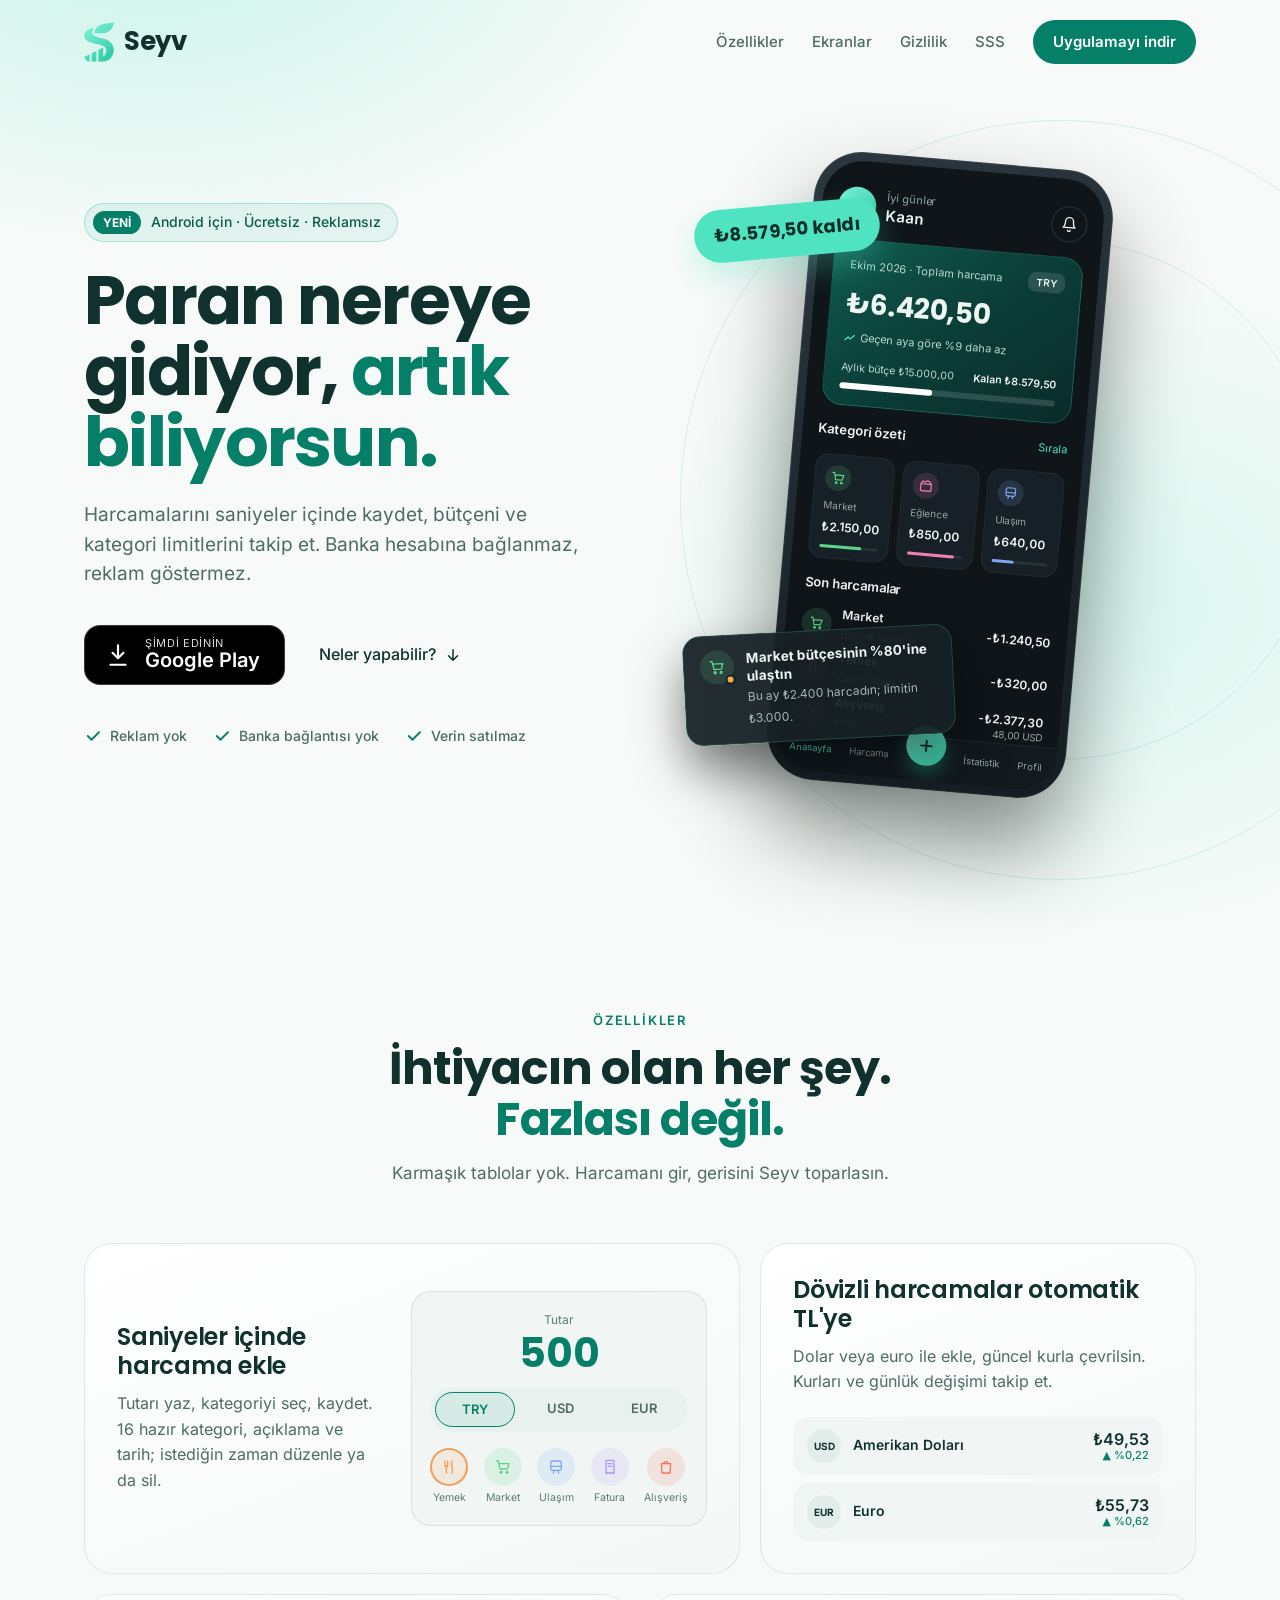
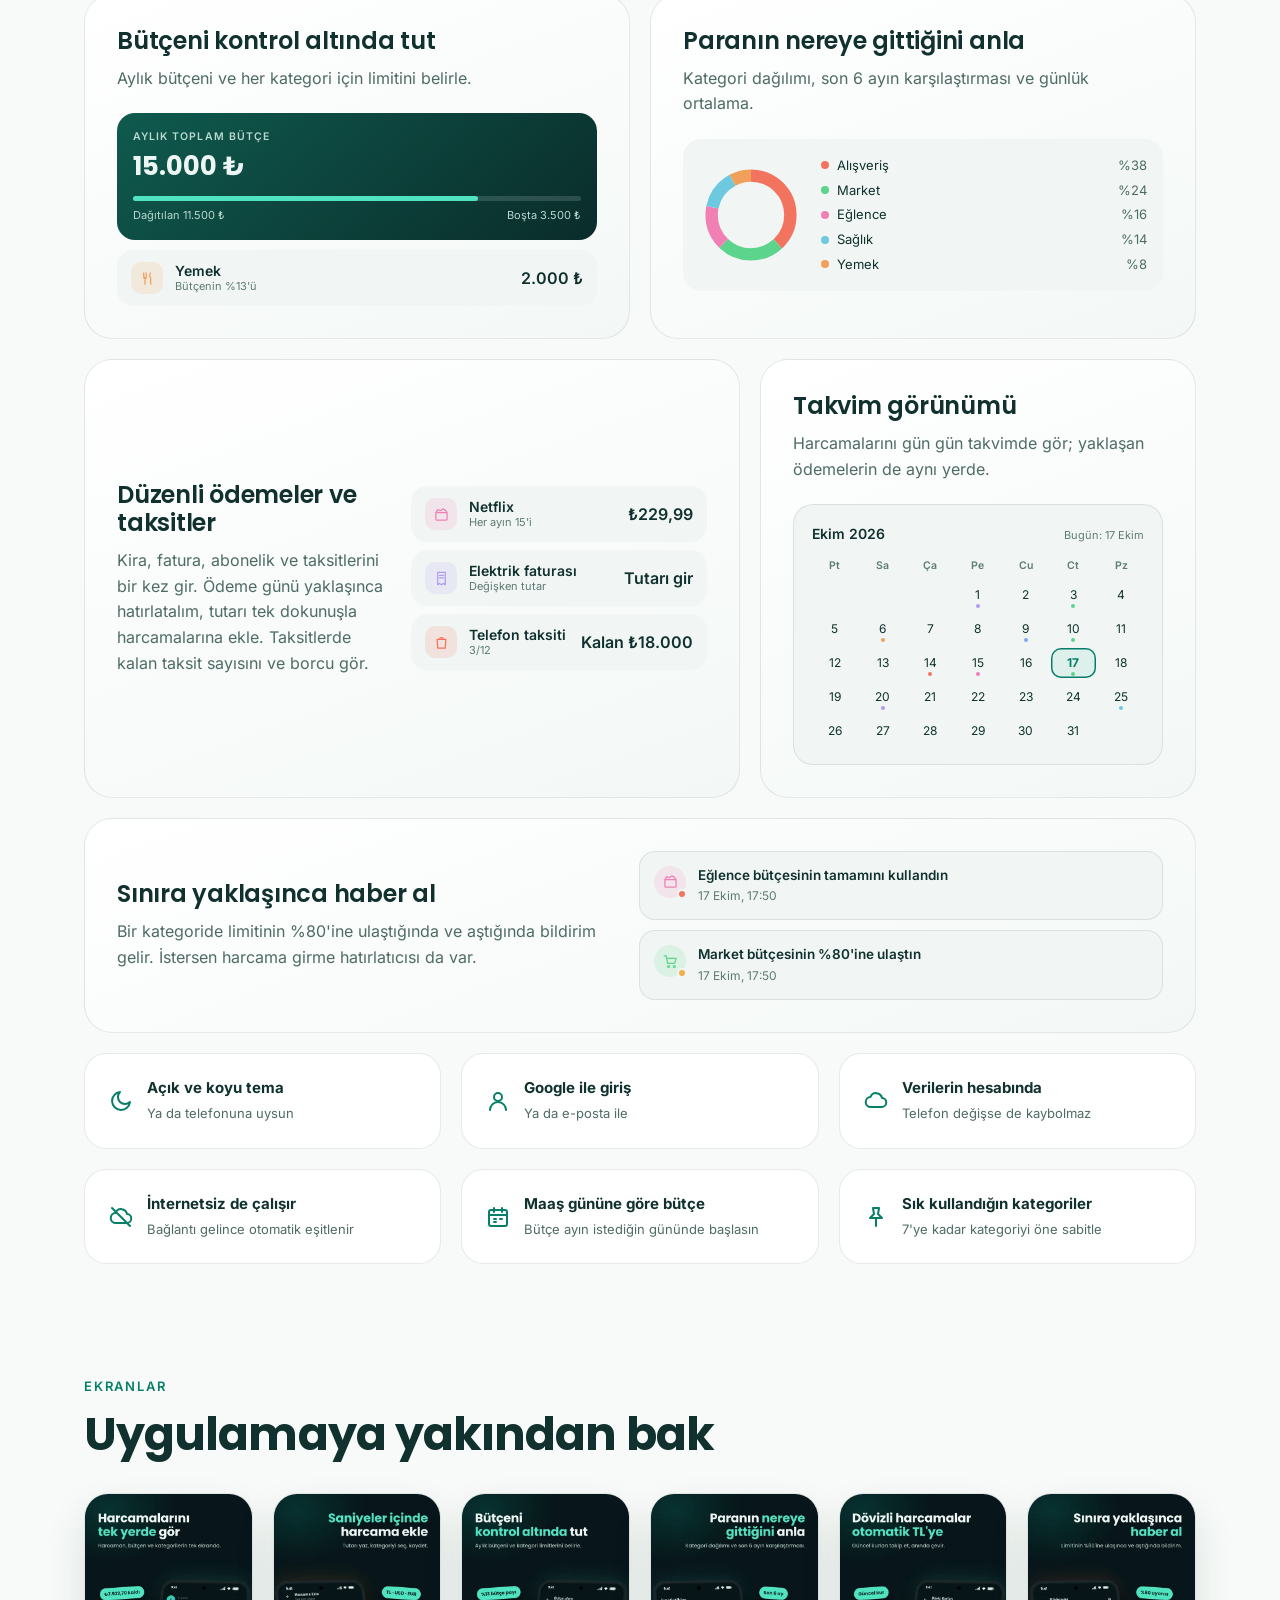
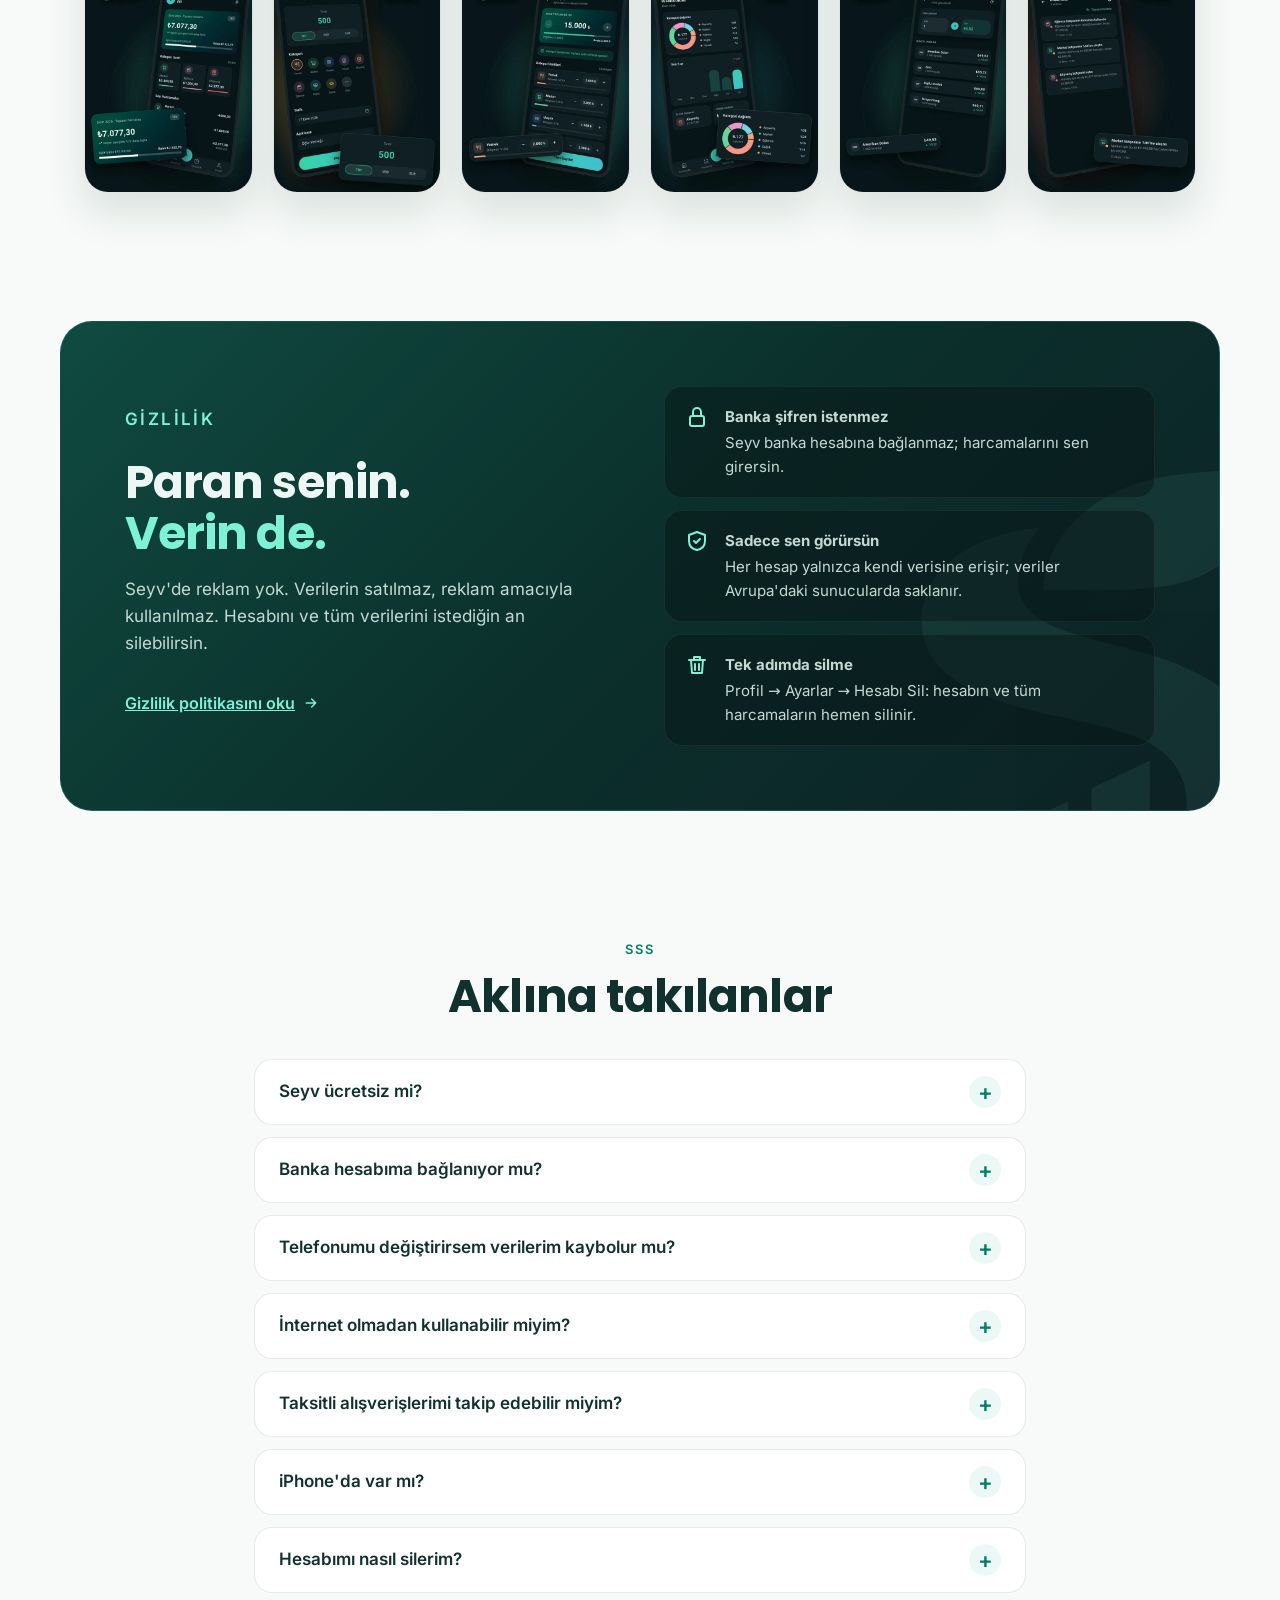
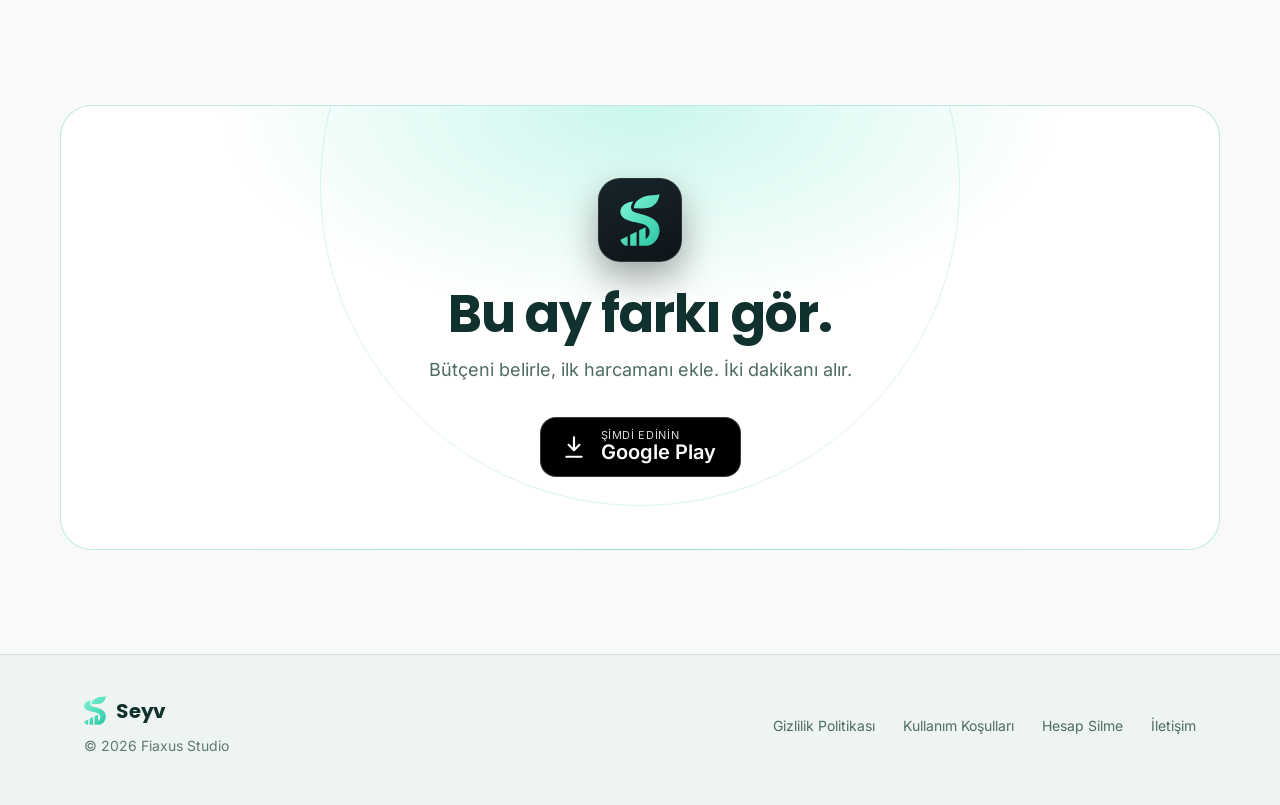
<file: index.html>
<!doctype html>
<html lang="tr">
<head>
  <meta charset="utf-8">
  <meta name="viewport" content="width=device-width, initial-scale=1">
  <title>Seyv – Bütçe Asistanın</title>
  <meta name="description" content="Seyv ile harcamalarını kaydet, aylık bütçeni, düzenli ödemelerini ve taksitlerini takip et. Ücretsiz, reklamsız, banka bağlantısı gerektirmez. Android için.">
  <meta name="theme-color" content="#0E1418" media="(prefers-color-scheme: dark)">
  <meta name="theme-color" content="#F7FAF8" media="(prefers-color-scheme: light)">

  <!-- Yayın adresi belli olunca (seyv.app) canonical, og:url ve og:image adreslerini güncelle. -->
  <link rel="canonical" href="https://fiaxus.github.io/seyv-web/">
  <meta property="og:type" content="website">
  <meta property="og:locale" content="tr_TR">
  <meta property="og:site_name" content="Seyv">
  <meta property="og:title" content="Seyv – Bütçe Asistanın">
  <meta property="og:description" content="Harcamalarını kaydet, bütçeni, düzenli ödemelerini ve taksitlerini kontrol et.">
  <meta property="og:url" content="https://fiaxus.github.io/seyv-web/">
  <meta property="og:image" content="https://fiaxus.github.io/seyv-web/img/og-image.png">
  <meta property="og:image:width" content="1200">
  <meta property="og:image:height" content="630">
  <meta name="twitter:card" content="summary_large_image">

  <link rel="icon" href="img/favicon.svg" type="image/svg+xml">
  <link rel="icon" href="img/favicon-32.png" sizes="32x32" type="image/png">
  <link rel="apple-touch-icon" href="img/apple-touch-icon.png">

  <link rel="preload" href="fonts/poppins-700-latin.woff2" as="font" type="font/woff2" crossorigin>
  <link rel="stylesheet" href="css/fonts.css">
  <link rel="stylesheet" href="css/style.css">
  <script>if ('IntersectionObserver' in window && !matchMedia('(prefers-reduced-motion: reduce)').matches) { document.documentElement.classList.add('js'); setTimeout(function () { if (!window.__seyvReveal) document.documentElement.classList.remove('js'); }, 3000); }</script>

  <script type="application/ld+json">
  {
    "@context": "https://schema.org",
    "@type": "MobileApplication",
    "name": "Seyv",
    "operatingSystem": "Android",
    "applicationCategory": "FinanceApplication",
    "inLanguage": "tr",
    "offers": { "@type": "Offer", "price": "0", "priceCurrency": "TRY" },
    "author": { "@type": "Organization", "name": "Fiaxus Studio", "email": "fiaxusstudio@gmail.com" }
  }
  </script>
</head>
<body>

<!-- İkon kütüphanesi (bir kez tanımlanır, <use> ile kullanılır) -->
<svg width="0" height="0" style="position:absolute" aria-hidden="true" focusable="false">
  <defs>
    <linearGradient id="g-mint" x1="0.15" y1="0" x2="0.85" y2="1"><stop offset="0" stop-color="#7DF2D6"/><stop offset="1" stop-color="#2FC9A6"/></linearGradient>
  </defs>
  <symbol id="i-logo" viewBox="170 82 720 944"><path d="M 412 218 C 300 226 178 285 174 400 C 170 515 290 565 450 597 C 560 620 625 638 660 670 C 722 722 730 830 632 905 L 632 1022 L 645 1022 C 738 1022 864 948 885 760 C 886 610 800 530 650 478 C 570 455 500 440 448 420 C 380 395 358 350 370 300 C 377 262 395 236 412 218 Z M 418 342 C 424 222 540 124 700 110 C 780 103 845 98 884 86 C 870 200 812 300 690 330 C 610 348 520 344 418 342 Z M 515 1022 L 515 742 L 632 686 L 632 1022 Z M 352 1022 L 352 822 L 468 768 L 468 1022 Z M 174 912 L 305 848 L 305 1022 L 268 1022 C 225 1004 190 962 174 912 Z"/></symbol>
  <symbol id="i-check" viewBox="0 0 24 24" fill="none" stroke="currentColor" stroke-width="2.4" stroke-linecap="round" stroke-linejoin="round"><path d="M5 12l5 5L20 7"/></symbol>
  <symbol id="i-down" viewBox="0 0 24 24" fill="none" stroke="currentColor" stroke-width="2" stroke-linecap="round" stroke-linejoin="round"><path d="M12 5v14M6 13l6 6 6-6"/></symbol>
  <symbol id="i-arrow" viewBox="0 0 24 24" fill="none" stroke="currentColor" stroke-width="2.2" stroke-linecap="round" stroke-linejoin="round"><path d="M5 12h14M13 6l6 6-6 6"/></symbol>
  <symbol id="i-download" viewBox="0 0 24 24" fill="none" stroke="currentColor" stroke-width="2" stroke-linecap="round" stroke-linejoin="round"><path d="M12 3v12M7 10l5 5 5-5"/><path d="M5 21h14"/></symbol>
  <symbol id="i-bell" viewBox="0 0 24 24" fill="none" stroke="currentColor" stroke-width="2" stroke-linecap="round" stroke-linejoin="round"><path d="M6 8a6 6 0 0112 0c0 7 3 9 3 9H3s3-2 3-9"/><path d="M10 21a2 2 0 004 0"/></symbol>
  <symbol id="i-trend" viewBox="0 0 24 24" fill="none" stroke="currentColor" stroke-width="2.4" stroke-linecap="round" stroke-linejoin="round"><path d="M3 17l6-6 4 4 8-8"/></symbol>
  <symbol id="i-plus" viewBox="0 0 24 24" fill="none" stroke="currentColor" stroke-width="2.6" stroke-linecap="round"><path d="M12 5v14M5 12h14"/></symbol>
  <symbol id="i-cart" viewBox="0 0 24 24" fill="none" stroke="currentColor" stroke-width="2" stroke-linecap="round" stroke-linejoin="round"><circle cx="9" cy="20" r="1.5"/><circle cx="18" cy="20" r="1.5"/><path d="M2 3h3l2.5 12h11L21 7H6"/></symbol>
  <symbol id="i-film" viewBox="0 0 24 24" fill="none" stroke="currentColor" stroke-width="2" stroke-linecap="round" stroke-linejoin="round"><rect x="3" y="9" width="18" height="12" rx="2"/><path d="M3 9l3-5 4 2 4-3 4 2 3 4"/></symbol>
  <symbol id="i-bus" viewBox="0 0 24 24" fill="none" stroke="currentColor" stroke-width="2" stroke-linecap="round" stroke-linejoin="round"><rect x="4" y="3" width="16" height="14" rx="3"/><path d="M4 11h16M8 21l1-4M16 21l-1-4"/></symbol>
  <symbol id="i-food" viewBox="0 0 24 24" fill="none" stroke="currentColor" stroke-width="2" stroke-linecap="round"><path d="M6 3v7a2 2 0 004 0V3M8 10v11M17 3c-2 2-2 6 0 8v10"/></symbol>
  <symbol id="i-bag" viewBox="0 0 24 24" fill="none" stroke="currentColor" stroke-width="2" stroke-linecap="round" stroke-linejoin="round"><path d="M5 7h14l-1 14H6L5 7z"/><path d="M9 7a3 3 0 016 0"/></symbol>
  <symbol id="i-receipt" viewBox="0 0 24 24" fill="none" stroke="currentColor" stroke-width="2" stroke-linecap="round" stroke-linejoin="round"><path d="M6 2h12v20l-3-2-3 2-3-2-3 2V2z"/><path d="M9 7h6M9 11h6"/></symbol>
  <symbol id="i-moon" viewBox="0 0 24 24" fill="none" stroke="currentColor" stroke-width="2" stroke-linecap="round" stroke-linejoin="round"><path d="M21 13A9 9 0 1111 3a7 7 0 0010 10z"/></symbol>
  <symbol id="i-user" viewBox="0 0 24 24" fill="none" stroke="currentColor" stroke-width="2" stroke-linecap="round" stroke-linejoin="round"><circle cx="12" cy="8" r="4"/><path d="M4 21a8 8 0 0116 0"/></symbol>
  <symbol id="i-cloud" viewBox="0 0 24 24" fill="none" stroke="currentColor" stroke-width="2" stroke-linecap="round" stroke-linejoin="round"><path d="M7 18a5 5 0 01-.5-10A6 6 0 0118 9a4.5 4.5 0 01-.5 9z"/></symbol>
  <symbol id="i-lock" viewBox="0 0 24 24" fill="none" stroke="currentColor" stroke-width="2" stroke-linecap="round" stroke-linejoin="round"><rect x="5" y="11" width="14" height="10" rx="2"/><path d="M8 11V7a4 4 0 018 0v4"/></symbol>
  <symbol id="i-shield" viewBox="0 0 24 24" fill="none" stroke="currentColor" stroke-width="2" stroke-linecap="round" stroke-linejoin="round"><path d="M12 3l8 3v6c0 5-3.5 8-8 9-4.5-1-8-4-8-9V6l8-3z"/><path d="M9 12l2 2 4-4"/></symbol>
  <symbol id="i-trash" viewBox="0 0 24 24" fill="none" stroke="currentColor" stroke-width="2" stroke-linecap="round" stroke-linejoin="round"><path d="M4 7h16M10 11v6M14 11v6M6 7l1 13h10l1-13M9 7V4h6v3"/></symbol>
  <symbol id="i-calendar" viewBox="0 0 24 24" fill="none" stroke="currentColor" stroke-width="2" stroke-linecap="round" stroke-linejoin="round"><rect x="3" y="5" width="18" height="16" rx="2"/><path d="M3 10h18M8 3v4M16 3v4"/><path d="M8 14h2M14 14h2M8 17h2"/></symbol>
  <symbol id="i-offline" viewBox="0 0 24 24" fill="none" stroke="currentColor" stroke-width="2" stroke-linecap="round" stroke-linejoin="round"><path d="M7 18a5 5 0 01-.5-10A6 6 0 0118 9a4.5 4.5 0 01-.5 9z"/><path d="M3 3l18 18"/></symbol>
  <symbol id="i-pin" viewBox="0 0 24 24" fill="none" stroke="currentColor" stroke-width="2" stroke-linecap="round" stroke-linejoin="round"><path d="M9 3h6l-1 6 4 4H6l4-4-1-6z"/><path d="M12 13v8"/></symbol>
</svg>

<a class="skip" href="#icerik">İçeriğe geç</a>

<div class="top-bg" aria-hidden="true">
  <div class="ring ring-1"></div>
  <div class="ring ring-2"></div>
</div>

  <header class="site-header">
    <div class="container">
      <a class="brand" href="#" aria-label="Seyv ana sayfa">
        <svg width="30" height="40" aria-hidden="true"><use href="#i-logo" fill="url(#g-mint)"/></svg>
        <span>Seyv</span>
      </a>
      <nav class="nav" aria-label="Ana menü">
        <a href="#ozellikler">Özellikler</a>
        <a href="#ekranlar">Ekranlar</a>
        <a href="#gizlilik">Gizlilik</a>
        <a href="#sss">SSS</a>
        <a class="btn btn-primary" href="https://play.google.com/store/apps/details?id=com.seyv.app" data-store-link>Uygulamayı indir</a>
      </nav>
    </div>
  </header>

<main id="icerik">
  <section class="container hero">
    <div class="hero-copy">
      <p class="badge"><b>YENİ</b>Android için · Ücretsiz · Reklamsız</p>
      <h1>Paran nereye gidiyor, <span>artık biliyorsun.</span></h1>
      <p class="hero-sub">Harcamalarını saniyeler içinde kaydet, bütçeni ve kategori limitlerini takip et. Banka hesabına bağlanmaz, reklam göstermez.</p>
      <div class="hero-cta">
        <a class="store-btn" href="https://play.google.com/store/apps/details?id=com.seyv.app" data-store-link>
          <svg width="26" height="26" aria-hidden="true"><use href="#i-download"/></svg>
          <span><small>ŞİMDİ EDİNİN</small><strong>Google Play</strong></span>
        </a>
        <a class="btn btn-ghost" href="#ozellikler">Neler yapabilir?<svg width="18" height="18" aria-hidden="true"><use href="#i-down"/></svg></a>
      </div>
      <ul class="checks">
        <li><svg width="18" height="18" aria-hidden="true"><use href="#i-check"/></svg>Reklam yok</li>
        <li><svg width="18" height="18" aria-hidden="true"><use href="#i-check"/></svg>Banka bağlantısı yok</li>
        <li><svg width="18" height="18" aria-hidden="true"><use href="#i-check"/></svg>Verin satılmaz</li>
      </ul>
    </div>

    <!-- Telefon: uygulamanın ana ekranı (örnek verilerle) -->
    <div class="stage" role="img" aria-label="Seyv ana ekranı: aylık toplam harcama, kalan bütçe, kategori özeti ve son harcamalar">
      <div class="stage-glow" aria-hidden="true"></div>
      <div class="phone" aria-hidden="true">
        <div class="screen">
          <div class="cam"></div>
          <div class="scr">
            <div class="app-top">
              <div class="avatar">K</div>
              <div class="who"><small>İyi günler</small><b>Kaan</b></div>
              <div class="icon-btn"><svg width="16" height="16"><use href="#i-bell"/></svg></div>
            </div>
            <div class="total-card">
              <div class="row"><span>Ekim 2026 · Toplam harcama</span><span class="tag">TRY</span></div>
              <div class="big">₺6.420,50</div>
              <div class="trend"><svg width="12" height="12" style="color:#4FE3C1"><use href="#i-trend"/></svg>Geçen aya göre %9 daha az</div>
              <div class="row meta"><span>Aylık bütçe ₺15.000,00</span><b>Kalan ₺8.579,50</b></div>
              <div class="bar"><i style="width:43%"></i></div>
            </div>
            <div class="sec-title-row"><span class="sec-title">Kategori özeti</span><span class="link">Sırala</span></div>
            <div class="cats">
              <div class="cat"><div class="ic k-market"><svg width="14" height="14"><use href="#i-cart"/></svg></div><small>Market</small><b>₺2.150,00</b><div class="thin"><i style="width:72%;background:var(--c-market)"></i></div></div>
              <div class="cat"><div class="ic k-eglence"><svg width="14" height="14"><use href="#i-film"/></svg></div><small>Eğlence</small><b>₺850,00</b><div class="thin"><i style="width:85%;background:var(--c-eglence)"></i></div></div>
              <div class="cat"><div class="ic k-ulasim"><svg width="14" height="14"><use href="#i-bus"/></svg></div><small>Ulaşım</small><b>₺640,00</b><div class="thin"><i style="width:40%;background:var(--c-ulasim)"></i></div></div>
            </div>
            <div class="sec-title">Son harcamalar</div>
            <ul class="tx">
              <li><div class="ic k-market"><svg width="14" height="14"><use href="#i-cart"/></svg></div><div class="d"><b>Market</b><small>Haftalık alışveriş</small></div><div class="amt">-₺1.240,50</div></li>
              <li><div class="ic k-yemek"><svg width="14" height="14"><use href="#i-food"/></svg></div><div class="d"><b>Yemek</b><small>Öğle yemeği</small></div><div class="amt">-₺320,00</div></li>
              <li><div class="ic k-alisveris"><svg width="14" height="14"><use href="#i-bag"/></svg></div><div class="d"><b>Alışveriş</b><small>Kitap</small></div><div class="amt">-₺2.377,30<small>48,00 USD</small></div></li>
            </ul>
          </div>
          <div class="tabbar">
            <span class="on">Anasayfa</span><span>Harcama</span>
            <span class="fab"><svg width="18" height="18" style="color:#0E3B33"><use href="#i-plus"/></svg></span>
            <span>İstatistik</span><span>Profil</span>
          </div>
        </div>
      </div>
      <div class="float-pill" aria-hidden="true">₺8.579,50 kaldı</div>
      <div class="float-note" aria-hidden="true">
        <div class="ic k-market" style="position:relative;width:34px;height:34px"><svg width="16" height="16"><use href="#i-cart"/></svg><span class="dot" style="background:#F0AE4C"></span></div>
        <div><b>Market bütçesinin %80'ine ulaştın</b><span class="t">Bu ay ₺2.400 harcadın; limitin ₺3.000.</span></div>
      </div>
    </div>
  </section>

<!-- ===== Özellikler ===== -->
<section id="ozellikler" class="container features">
  <div class="section-head" data-reveal>
    <p class="eyebrow">ÖZELLİKLER</p>
    <h2 class="h2">İhtiyacın olan her şey. <span class="hl">Fazlası değil.</span></h2>
    <p class="lead">Karmaşık tablolar yok. Harcamanı gir, gerisini Seyv toparlasın.</p>
  </div>

  <div class="bento" data-stagger="80">
    <article class="card wide" data-reveal>
      <div>
        <h3>Saniyeler içinde harcama ekle</h3>
        <p>Tutarı yaz, kategoriyi seç, kaydet. 16 hazır kategori, açıklama ve tarih; istediğin zaman düzenle ya da sil.</p>
      </div>
      <div class="demo panel" aria-hidden="true">
        <div class="amount-label">Tutar</div>
        <div class="amount">500</div>
        <div class="seg"><span class="on">TRY</span><span>USD</span><span>EUR</span></div>
        <div class="cat-row">
          <div><div class="ic k-yemek sel"><svg width="16" height="16"><use href="#i-food"/></svg></div>Yemek</div>
          <div><div class="ic k-market"><svg width="16" height="16"><use href="#i-cart"/></svg></div>Market</div>
          <div><div class="ic k-ulasim"><svg width="16" height="16"><use href="#i-bus"/></svg></div>Ulaşım</div>
          <div><div class="ic k-fatura"><svg width="16" height="16"><use href="#i-receipt"/></svg></div>Fatura</div>
          <div><div class="ic k-alisveris"><svg width="16" height="16"><use href="#i-bag"/></svg></div>Alışveriş</div>
        </div>
      </div>
    </article>

    <article class="card" data-reveal>
      <h3>Dövizli harcamalar otomatik TL'ye</h3>
      <p>Dolar veya euro ile ekle, güncel kurla çevrilsin. Kurları ve günlük değişimi takip et.</p>
      <ul class="list" aria-hidden="true">
        <li class="li"><span class="code">USD</span><span class="name">Amerikan Doları</span><span class="val">₺49,53<small>▲ %0,22</small></span></li>
        <li class="li"><span class="code">EUR</span><span class="name">Euro</span><span class="val">₺55,73<small>▲ %0,62</small></span></li>
      </ul>
    </article>

    <article class="card" data-reveal>
      <h3>Bütçeni kontrol altında tut</h3>
      <p>Aylık bütçeni ve her kategori için limitini belirle.</p>
      <div aria-hidden="true">
        <div class="budget-card">
          <div class="lbl">AYLIK TOPLAM BÜTÇE</div>
          <div class="big">15.000 ₺</div>
          <div class="bar"><i style="width:77%"></i></div>
          <div class="row"><span>Dağıtılan 11.500 ₺</span><span>Boşta 3.500 ₺</span></div>
        </div>
        <div class="li"><span class="sq k-yemek"><svg width="15" height="15"><use href="#i-food"/></svg></span><span class="name">Yemek<small>Bütçenin %13'ü</small></span><span class="val">2.000 ₺</span></div>
      </div>
    </article>

    <article class="card" data-reveal>
      <h3>Paranın nereye gittiğini anla</h3>
      <p>Kategori dağılımı, son 6 ayın karşılaştırması ve günlük ortalama.</p>
      <div class="donut-wrap" aria-hidden="true">
        <svg class="donut" width="104" height="104" viewBox="0 0 42 42">
          <circle cx="21" cy="21" r="15.9" fill="none" style="stroke: var(--c-alisveris)" stroke-width="5" stroke-dasharray="38 62"/>
          <circle cx="21" cy="21" r="15.9" fill="none" style="stroke: var(--c-market)" stroke-width="5" stroke-dasharray="24 76" stroke-dashoffset="-38"/>
          <circle cx="21" cy="21" r="15.9" fill="none" style="stroke: var(--c-eglence)" stroke-width="5" stroke-dasharray="16 84" stroke-dashoffset="-62"/>
          <circle cx="21" cy="21" r="15.9" fill="none" style="stroke: var(--c-saglik)" stroke-width="5" stroke-dasharray="14 86" stroke-dashoffset="-78"/>
          <circle cx="21" cy="21" r="15.9" fill="none" style="stroke: var(--c-yemek)" stroke-width="5" stroke-dasharray="8 92" stroke-dashoffset="-92"/>
        </svg>
        <ul class="legend">
          <li><i style="background:var(--c-alisveris)"></i><span>Alışveriş</span><em>%38</em></li>
          <li><i style="background:var(--c-market)"></i><span>Market</span><em>%24</em></li>
          <li><i style="background:var(--c-eglence)"></i><span>Eğlence</span><em>%16</em></li>
          <li><i style="background:var(--c-saglik)"></i><span>Sağlık</span><em>%14</em></li>
          <li><i style="background:var(--c-yemek)"></i><span>Yemek</span><em>%8</em></li>
        </ul>
      </div>
    </article>

    <article class="card wide" data-reveal>
      <div>
        <h3>Düzenli ödemeler ve taksitler</h3>
        <p>Kira, fatura, abonelik ve taksitlerini bir kez gir. Ödeme günü yaklaşınca hatırlatalım, tutarı tek dokunuşla harcamalarına ekle. Taksitlerde kalan taksit sayısını ve borcu gör.</p>
      </div>
      <div class="demo list" aria-hidden="true">
        <div class="li"><span class="sq k-eglence"><svg width="15" height="15"><use href="#i-film"/></svg></span><span class="name">Netflix<small>Her ayın 15'i</small></span><span class="val">₺229,99</span></div>
        <div class="li"><span class="sq k-fatura"><svg width="15" height="15"><use href="#i-receipt"/></svg></span><span class="name">Elektrik faturası<small>Değişken tutar</small></span><span class="val">Tutarı gir</span></div>
        <div class="li"><span class="sq k-alisveris"><svg width="15" height="15"><use href="#i-bag"/></svg></span><span class="name">Telefon taksiti<small>3/12</small></span><span class="val">Kalan ₺18.000</span></div>
      </div>
    </article>

    <article class="card" data-reveal>
      <h3>Takvim görünümü</h3>
      <p>Harcamalarını gün gün takvimde gör; yaklaşan ödemelerin de aynı yerde.</p>
      <div class="panel" aria-hidden="true">
        <div class="cal-head"><b>Ekim 2026</b><small>Bugün: 17 Ekim</small></div>
        <div class="cal-grid">
          <span class="dow">Pt</span><span class="dow">Sa</span><span class="dow">Ça</span><span class="dow">Pe</span><span class="dow">Cu</span><span class="dow">Ct</span><span class="dow">Pz</span>
          <span></span><span></span><span></span><span>1<i style="background:var(--c-fatura)"></i></span><span>2</span><span>3<i style="background:var(--c-market)"></i></span><span>4</span>
          <span>5</span><span>6<i style="background:var(--c-yemek)"></i></span><span>7</span><span>8</span><span>9<i style="background:var(--c-ulasim)"></i></span><span>10<i style="background:var(--c-market)"></i></span><span>11</span>
          <span>12</span><span>13</span><span>14<i style="background:var(--c-alisveris)"></i></span><span>15<i style="background:var(--c-eglence)"></i></span><span>16</span><span class="on">17<i style="background:var(--c-market)"></i></span><span>18</span>
          <span>19</span><span>20<i style="background:var(--c-fatura)"></i></span><span>21</span><span>22</span><span>23</span><span>24</span><span>25<i style="background:var(--c-saglik)"></i></span>
          <span>26</span><span>27</span><span>28</span><span>29</span><span>30</span><span>31</span><span></span>
        </div>
      </div>
    </article>

    <article class="card wide" data-reveal>
      <div>
        <h3>Sınıra yaklaşınca haber al</h3>
        <p>Bir kategoride limitinin %80'ine ulaştığında ve aştığında bildirim gelir. İstersen harcama girme hatırlatıcısı da var.</p>
      </div>
      <div class="demo notes" aria-hidden="true">
        <div class="note"><div class="ic k-eglence"><svg width="15" height="15"><use href="#i-film"/></svg><span class="dot" style="background:#F2745F"></span></div><div><b>Eğlence bütçesinin tamamını kullandın</b><small>17 Ekim, 17:50</small></div></div>
        <div class="note"><div class="ic k-market"><svg width="15" height="15"><use href="#i-cart"/></svg><span class="dot" style="background:#F0AE4C"></span></div><div><b>Market bütçesinin %80'ine ulaştın</b><small>17 Ekim, 17:50</small></div></div>
      </div>
    </article>

    <div class="extras" data-stagger="80">
      <div class="extra" data-reveal><svg width="24" height="24" aria-hidden="true"><use href="#i-moon"/></svg><span><b>Açık ve koyu tema</b><small>Ya da telefonuna uysun</small></span></div>
      <div class="extra" data-reveal><svg width="24" height="24" aria-hidden="true"><use href="#i-user"/></svg><span><b>Google ile giriş</b><small>Ya da e-posta ile</small></span></div>
      <div class="extra" data-reveal><svg width="24" height="24" aria-hidden="true"><use href="#i-cloud"/></svg><span><b>Verilerin hesabında</b><small>Telefon değişse de kaybolmaz</small></span></div>
      <div class="extra" data-reveal><svg width="24" height="24" aria-hidden="true"><use href="#i-offline"/></svg><span><b>İnternetsiz de çalışır</b><small>Bağlantı gelince otomatik eşitlenir</small></span></div>
      <div class="extra" data-reveal><svg width="24" height="24" aria-hidden="true"><use href="#i-calendar"/></svg><span><b>Maaş gününe göre bütçe</b><small>Bütçe ayın istediğin gününde başlasın</small></span></div>
      <div class="extra" data-reveal><svg width="24" height="24" aria-hidden="true"><use href="#i-pin"/></svg><span><b>Sık kullandığın kategoriler</b><small>7'ye kadar kategoriyi öne sabitle</small></span></div>
    </div>
  </div>
</section>

<!-- ===== Ekranlar ===== -->
<section id="ekranlar" class="screens">
  <div class="container screens-head" data-reveal>
    <div>
      <p class="eyebrow">EKRANLAR</p>
      <h2 class="h2">Uygulamaya yakından bak</h2>
    </div>
    <p class="lead scroll-hint">Kaydırarak göz at →</p>
  </div>
  <div class="gallery" tabindex="0" aria-label="Uygulama ekran görüntüleri">
    <ul data-stagger="60">
      <li data-reveal><img src="img/seyv-1.webp" width="250" height="444" loading="lazy" alt="Ana ekran: aylık toplam harcama, kalan bütçe ve kategori özeti"></li>
      <li data-reveal><img src="img/seyv-2.webp" width="250" height="444" loading="lazy" alt="Harcama ekleme: tutar, TRY USD EUR seçimi ve kategoriler"></li>
      <li data-reveal><img src="img/seyv-3.webp" width="250" height="444" loading="lazy" alt="Bütçe planı: aylık toplam bütçe ve kategori limitleri"></li>
      <li data-reveal><img src="img/seyv-4.webp" width="250" height="444" loading="lazy" alt="İstatistikler: kategori dağılımı ve son 6 ay grafiği"></li>
      <li data-reveal><img src="img/seyv-5.webp" width="250" height="444" loading="lazy" alt="Döviz kurları: hızlı çevirici ve günlük değişimler"></li>
      <li data-reveal><img src="img/seyv-6.webp" width="250" height="444" loading="lazy" alt="Bildirimler: bütçe limiti uyarıları"></li>
    </ul>
  </div>
</section>

<!-- ===== Gizlilik ===== -->
<section id="gizlilik" class="container privacy">
  <div class="privacy-box" data-reveal>
    <svg class="mark" width="360" height="470" aria-hidden="true"><use href="#i-logo" fill="currentColor"/></svg>
    <div>
      <p class="eyebrow">GİZLİLİK</p>
      <h2 class="h2">Paran senin. <span class="hl">Verin de.</span></h2>
      <p>Seyv'de reklam yok. Verilerin satılmaz, reklam amacıyla kullanılmaz. Hesabını ve tüm verilerini istediğin an silebilirsin.</p>
      <a href="legal/privacy.html">Gizlilik politikasını oku<svg width="16" height="16" aria-hidden="true"><use href="#i-arrow"/></svg></a>
    </div>
    <ul>
      <li><svg width="24" height="24" aria-hidden="true"><use href="#i-lock"/></svg><span><b>Banka şifren istenmez</b><span>Seyv banka hesabına bağlanmaz; harcamalarını sen girersin.</span></span></li>
      <li><svg width="24" height="24" aria-hidden="true"><use href="#i-shield"/></svg><span><b>Sadece sen görürsün</b><span>Her hesap yalnızca kendi verisine erişir; veriler Avrupa'daki sunucularda saklanır.</span></span></li>
      <li><svg width="24" height="24" aria-hidden="true"><use href="#i-trash"/></svg><span><b>Tek adımda silme</b><span>Profil → Ayarlar → Hesabı Sil: hesabın ve tüm harcamaların hemen silinir.</span></span></li>
    </ul>
  </div>
</section>

<!-- ===== SSS ===== -->
<section id="sss" class="container faq">
  <div class="section-head" data-reveal>
    <p class="eyebrow">SSS</p>
    <h2 class="h2">Aklına takılanlar</h2>
  </div>
  <div class="faq-list" data-reveal>
    <details>
      <summary>Seyv ücretsiz mi?<span class="plus" aria-hidden="true">+</span></summary>
      <p>Evet. Seyv'i indirmek ve kullanmak ücretsiz; uygulamada reklam da yok.</p>
    </details>
    <details>
      <summary>Banka hesabıma bağlanıyor mu?<span class="plus" aria-hidden="true">+</span></summary>
      <p>Hayır. Seyv hiçbir banka hesabına bağlanmaz ve banka bilgisi istemez. Harcamalarını kendin girersin.</p>
    </details>
    <details>
      <summary>Telefonumu değiştirirsem verilerim kaybolur mu?<span class="plus" aria-hidden="true">+</span></summary>
      <p>Hayır. Verilerin hesabına bağlı saklanır; yeni telefonda aynı hesapla giriş yapman yeterli.</p>
    </details>
    <details>
      <summary>İnternet olmadan kullanabilir miyim?<span class="plus" aria-hidden="true">+</span></summary>
      <p>Evet. İnternet yokken de harcama ekleyebilirsin; bağlantı geldiğinde kayıtların otomatik olarak eşitlenir.</p>
    </details>
    <details>
      <summary>Taksitli alışverişlerimi takip edebilir miyim?<span class="plus" aria-hidden="true">+</span></summary>
      <p>Evet. Taksitli harcamanı bir kez girersin; kalan taksit sayısını ve kalan tutarı Seyv takip eder.</p>
    </details>
    <details>
      <summary>iPhone'da var mı?<span class="plus" aria-hidden="true">+</span></summary>
      <p>Şimdilik sadece Android'de. iOS sürümü ileriki planlarımızda.</p>
    </details>
    <details>
      <summary>Hesabımı nasıl silerim?<span class="plus" aria-hidden="true">+</span></summary>
      <p>Uygulamada Profil → Ayarlar → Hesabı Sil adımlarını izle ve işlemi onayla; güvenliğin için şifreni yeniden girmen ya da Google hesabını seçmen istenir. Uygulamaya erişemiyorsan <a href="legal/delete-account.html">hesap silme sayfasındaki</a> adımları izleyebilirsin.</p>
    </details>
  </div>
</section>

<!-- ===== Son çağrı ===== -->
<section class="container final">
  <div class="final-box" data-reveal>
    <div class="ring" aria-hidden="true"></div>
    <div class="app-icon" aria-hidden="true"><svg width="40" height="52"><use href="#i-logo" fill="url(#g-mint)"/></svg></div>
    <h2>Bu ay farkı gör.</h2>
    <p>Bütçeni belirle, ilk harcamanı ekle. İki dakikanı alır.</p>
    <a class="store-btn" href="https://play.google.com/store/apps/details?id=com.seyv.app" data-store-link>
      <svg width="26" height="26" aria-hidden="true"><use href="#i-download"/></svg>
      <span><small>ŞİMDİ EDİNİN</small><strong>Google Play</strong></span>
    </a>
  </div>
</section>
</main>

<footer class="site-footer">
  <div class="container">
    <div>
      <a class="brand" href="#" aria-label="Seyv ana sayfa">
        <svg width="22" height="29" aria-hidden="true"><use href="#i-logo" fill="url(#g-mint)"/></svg>
        <span>Seyv</span>
      </a>
      <p class="copy">© 2026 Fiaxus Studio</p>
    </div>
    <nav class="foot-nav" aria-label="Alt menü">
      <a href="legal/privacy.html">Gizlilik Politikası</a>
      <a href="legal/terms.html">Kullanım Koşulları</a>
      <a href="legal/delete-account.html">Hesap Silme</a>
      <a href="mailto:fiaxusstudio@gmail.com">İletişim</a>
    </nav>
  </div>
</footer>

<script src="js/reveal.js" defer></script>
</body>
</html>
</file>
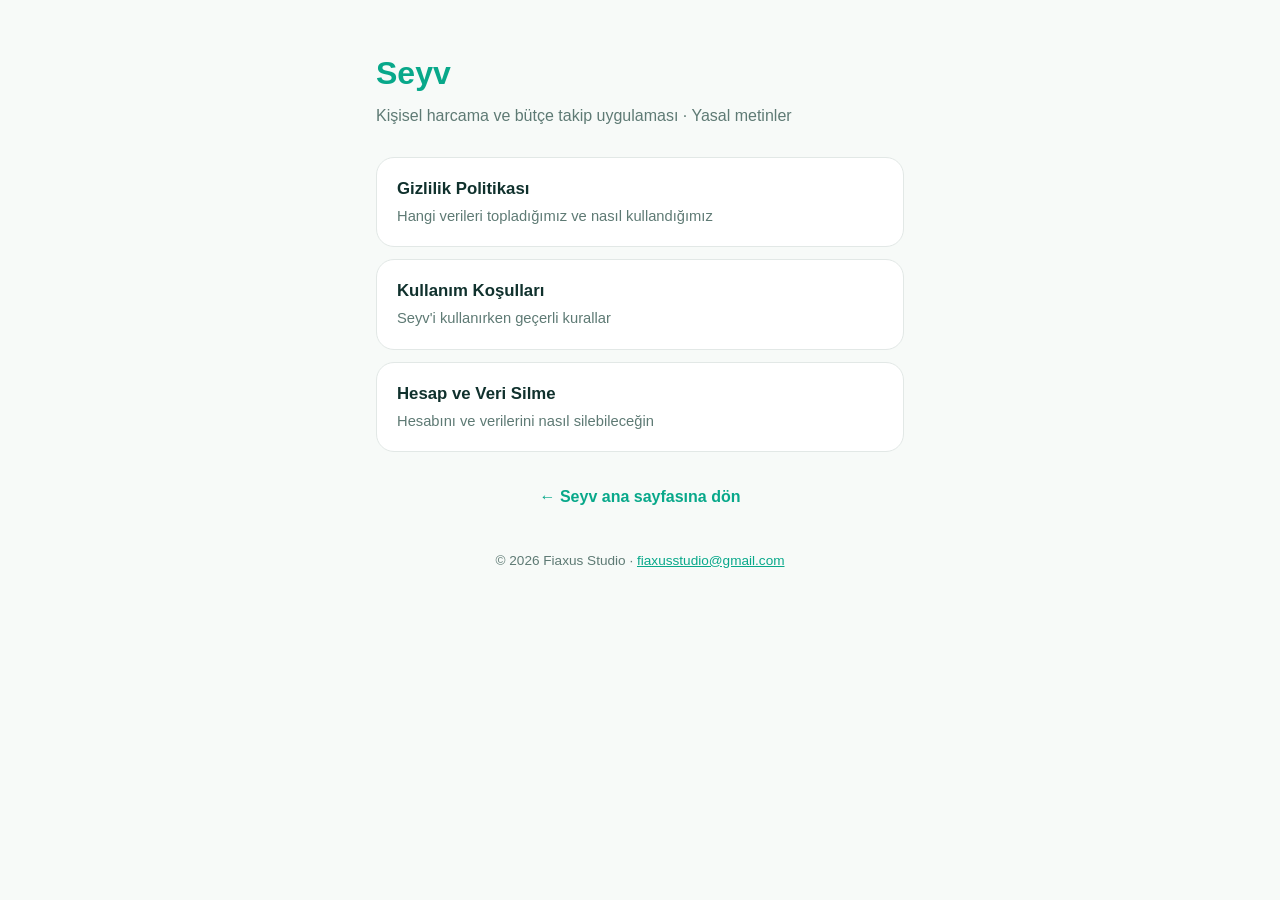
<file: legal/index.html>
<!doctype html>
<html lang="tr">
<head>
<meta charset="utf-8">
<meta name="viewport" content="width=device-width, initial-scale=1">
<title>Seyv Yasal Metinler</title>
<style>
  :root { --bg:#F7FAF8; --card:#FFFFFF; --fg:#10312D; --muted:#5E7A74; --primary:#08A88A; --line:#E2E8E6; }
  @media (prefers-color-scheme: dark) {
    :root { --bg:#12181E; --card:#1B232B; --fg:#EEF6F4; --muted:#A3B8B2; --primary:#4FE3C1; --line:rgba(255,255,255,.09); }
  }
  * { box-sizing:border-box; }
  body { margin:0; background:var(--bg); color:var(--fg); font:16px/1.6 -apple-system, "Segoe UI", Roboto, Helvetica, Arial, sans-serif; }
  main { max-width:560px; margin:0 auto; padding:48px 16px 64px; }
  h1 { font-size:2rem; margin:0; color:var(--primary); }
  .sub { color:var(--muted); margin:4px 0 28px; }
  a.row { display:block; background:var(--card); border:1px solid var(--line); border-radius:18px; padding:18px 20px; margin-bottom:12px; color:var(--fg); text-decoration:none; }
  a.row strong { display:block; font-size:1.05rem; }
  a.row span { color:var(--muted); font-size:.92rem; }
  .home { text-align:center; margin:20px 0 0; }
  .home a { display:inline-block; padding:12px 8px; color:var(--primary); font-weight:600; text-decoration:none; }
  .home a:hover { text-decoration:underline; }
  footer { color:var(--muted); font-size:.85rem; text-align:center; margin-top:28px; }
  footer a { color:var(--primary); }
</style>
</head>
<body>
<main>
<h1>Seyv</h1>
<p class="sub">Kişisel harcama ve bütçe takip uygulaması · Yasal metinler</p>

<a class="row" href="privacy.html"><strong>Gizlilik Politikası</strong><span>Hangi verileri topladığımız ve nasıl kullandığımız</span></a>
<a class="row" href="terms.html"><strong>Kullanım Koşulları</strong><span>Seyv'i kullanırken geçerli kurallar</span></a>
<a class="row" href="delete-account.html"><strong>Hesap ve Veri Silme</strong><span>Hesabını ve verilerini nasıl silebileceğin</span></a>

<p class="home"><a href="../">← Seyv ana sayfasına dön</a></p>

<footer>© 2026 Fiaxus Studio · <a href="mailto:fiaxusstudio@gmail.com">fiaxusstudio@gmail.com</a></footer>
</main>
</body>
</html>
</file>
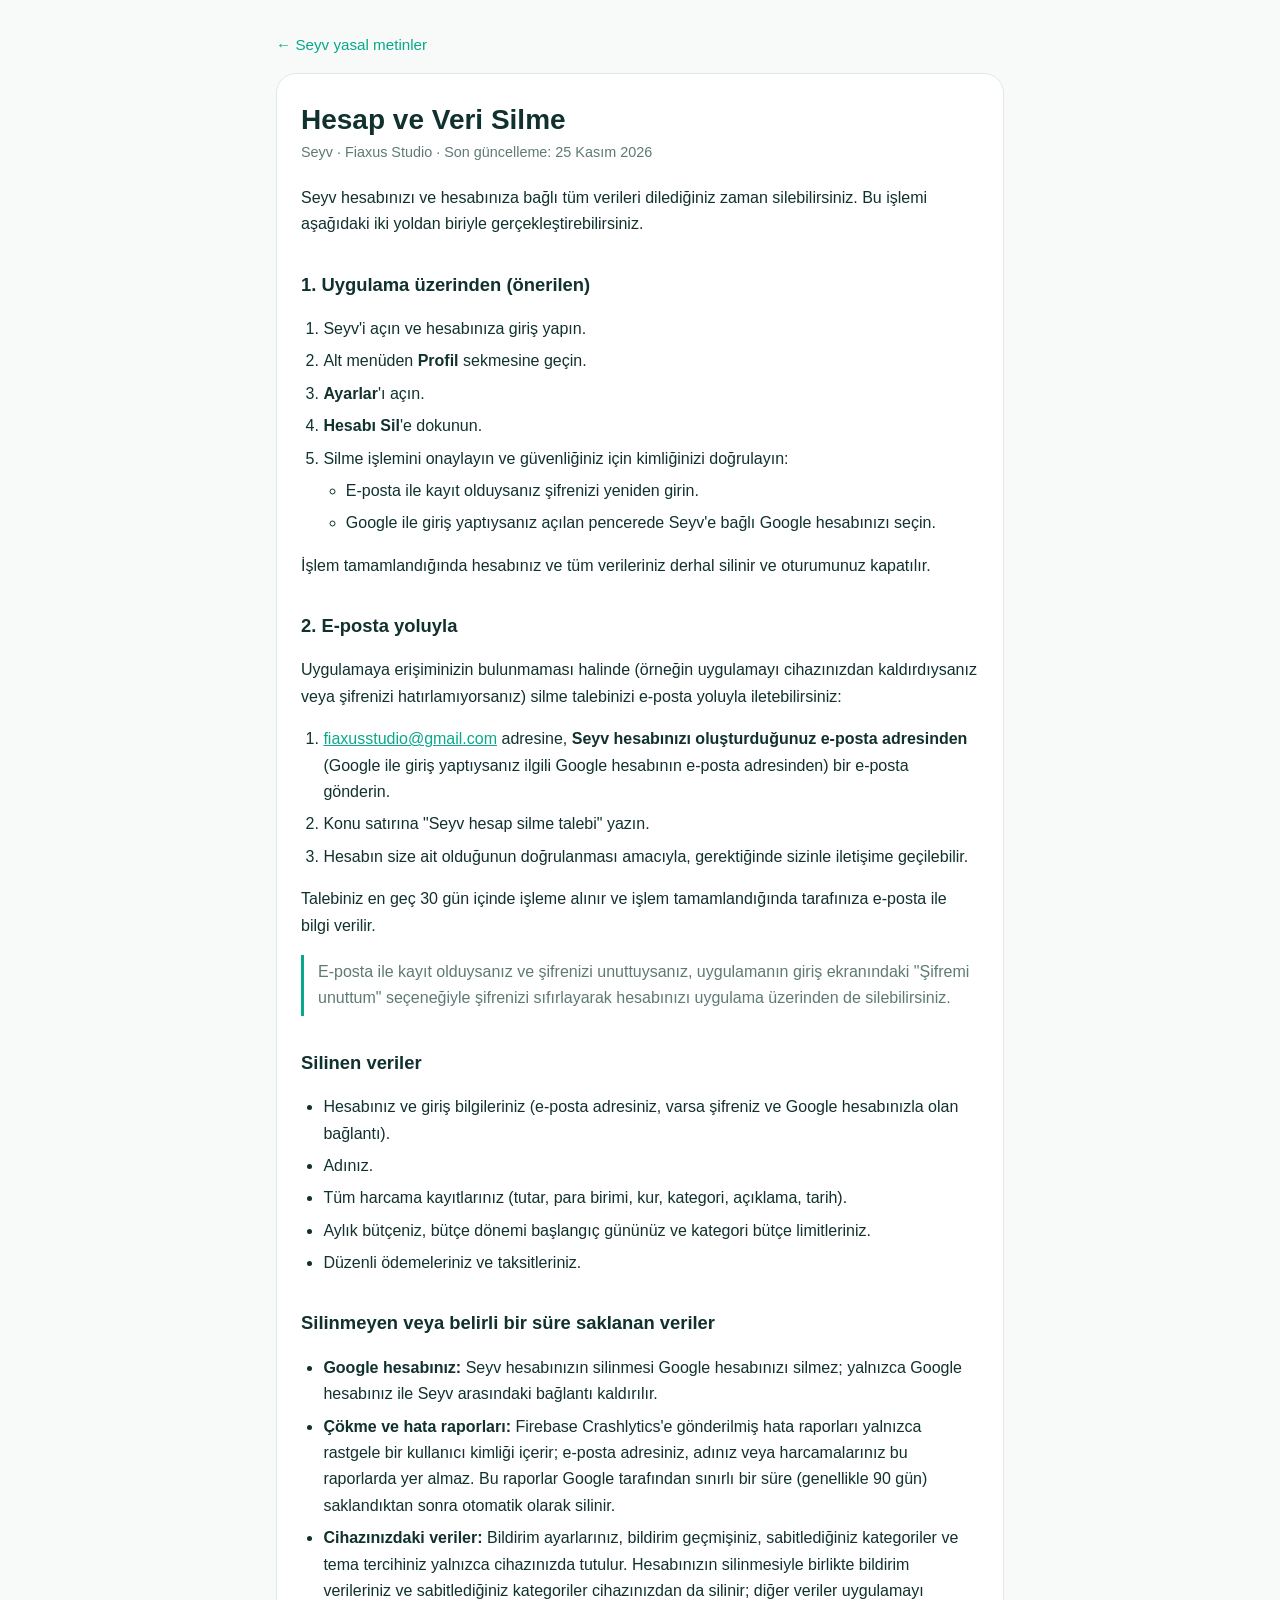
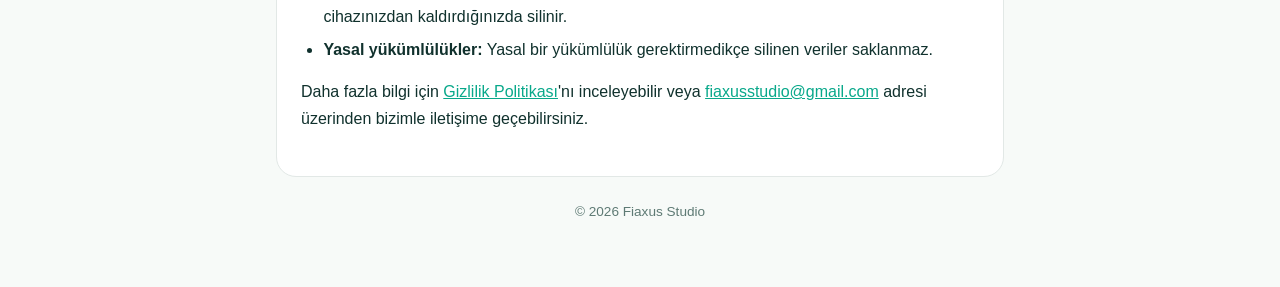
<file: legal/delete-account.html>
<!doctype html>
<html lang="tr">
<head>
<meta charset="utf-8">
<meta name="viewport" content="width=device-width, initial-scale=1">
<title>Seyv Hesap ve Veri Silme</title>
<style>
  :root { --bg:#F7FAF8; --card:#FFFFFF; --fg:#10312D; --muted:#5E7A74; --primary:#08A88A; --line:#E2E8E6; }
  @media (prefers-color-scheme: dark) {
    :root { --bg:#12181E; --card:#1B232B; --fg:#EEF6F4; --muted:#A3B8B2; --primary:#4FE3C1; --line:rgba(255,255,255,.09); }
  }
  * { box-sizing:border-box; }
  body { margin:0; background:var(--bg); color:var(--fg); font:16px/1.65 -apple-system, "Segoe UI", Roboto, Helvetica, Arial, sans-serif; }
  main { max-width:760px; margin:0 auto; padding:32px 16px 64px; }
  .card { background:var(--card); border:1px solid var(--line); border-radius:20px; padding:28px 24px; }
  h1 { font-size:1.75rem; line-height:1.25; margin:0 0 4px; }
  h2 { font-size:1.15rem; margin:32px 0 8px; }
  ul, ol { padding-left:1.4rem; }
  li { margin:6px 0; }
  .meta { color:var(--muted); font-size:.9rem; margin:0 0 20px; }
  a { color:var(--primary); }
  .back { display:inline-block; margin-bottom:16px; text-decoration:none; font-size:.95rem; }
  .note { border-left:3px solid var(--primary); padding:4px 0 4px 14px; color:var(--muted); }
  footer { color:var(--muted); font-size:.85rem; text-align:center; margin-top:24px; }
</style>
</head>
<body>
<main>
<a class="back" href="./">← Seyv yasal metinler</a>
<div class="card">
<h1>Hesap ve Veri Silme</h1>
<p class="meta">Seyv · Fiaxus Studio · Son güncelleme: 25 Kasım 2026</p>

<p>Seyv hesabınızı ve hesabınıza bağlı tüm verileri dilediğiniz zaman silebilirsiniz. Bu işlemi aşağıdaki iki yoldan biriyle gerçekleştirebilirsiniz.</p>

<h2>1. Uygulama üzerinden (önerilen)</h2>
<ol>
  <li>Seyv'i açın ve hesabınıza giriş yapın.</li>
  <li>Alt menüden <strong>Profil</strong> sekmesine geçin.</li>
  <li><strong>Ayarlar</strong>'ı açın.</li>
  <li><strong>Hesabı Sil</strong>'e dokunun.</li>
  <li>Silme işlemini onaylayın ve güvenliğiniz için kimliğinizi doğrulayın:
    <ul>
      <li>E-posta ile kayıt olduysanız şifrenizi yeniden girin.</li>
      <li>Google ile giriş yaptıysanız açılan pencerede Seyv'e bağlı Google hesabınızı seçin.</li>
    </ul>
  </li>
</ol>
<p>İşlem tamamlandığında hesabınız ve tüm verileriniz derhal silinir ve oturumunuz kapatılır.</p>

<h2>2. E-posta yoluyla</h2>
<p>Uygulamaya erişiminizin bulunmaması halinde (örneğin uygulamayı cihazınızdan kaldırdıysanız veya şifrenizi hatırlamıyorsanız) silme talebinizi e-posta yoluyla iletebilirsiniz:</p>
<ol>
  <li><a href="mailto:fiaxusstudio@gmail.com?subject=Seyv%20hesap%20silme%20talebi">fiaxusstudio@gmail.com</a> adresine, <strong>Seyv hesabınızı oluşturduğunuz e-posta adresinden</strong> (Google ile giriş yaptıysanız ilgili Google hesabının e-posta adresinden) bir e-posta gönderin.</li>
  <li>Konu satırına "Seyv hesap silme talebi" yazın.</li>
  <li>Hesabın size ait olduğunun doğrulanması amacıyla, gerektiğinde sizinle iletişime geçilebilir.</li>
</ol>
<p>Talebiniz en geç 30 gün içinde işleme alınır ve işlem tamamlandığında tarafınıza e-posta ile bilgi verilir.</p>
<p class="note">E-posta ile kayıt olduysanız ve şifrenizi unuttuysanız, uygulamanın giriş ekranındaki "Şifremi unuttum" seçeneğiyle şifrenizi sıfırlayarak hesabınızı uygulama üzerinden de silebilirsiniz.</p>

<h2>Silinen veriler</h2>
<ul>
  <li>Hesabınız ve giriş bilgileriniz (e-posta adresiniz, varsa şifreniz ve Google hesabınızla olan bağlantı).</li>
  <li>Adınız.</li>
  <li>Tüm harcama kayıtlarınız (tutar, para birimi, kur, kategori, açıklama, tarih).</li>
  <li>Aylık bütçeniz, bütçe dönemi başlangıç gününüz ve kategori bütçe limitleriniz.</li>
  <li>Düzenli ödemeleriniz ve taksitleriniz.</li>
</ul>

<h2>Silinmeyen veya belirli bir süre saklanan veriler</h2>
<ul>
  <li><strong>Google hesabınız:</strong> Seyv hesabınızın silinmesi Google hesabınızı silmez; yalnızca Google hesabınız ile Seyv arasındaki bağlantı kaldırılır.</li>
  <li><strong>Çökme ve hata raporları:</strong> Firebase Crashlytics'e gönderilmiş hata raporları yalnızca rastgele bir kullanıcı kimliği içerir; e-posta adresiniz, adınız veya harcamalarınız bu raporlarda yer almaz. Bu raporlar Google tarafından sınırlı bir süre (genellikle 90 gün) saklandıktan sonra otomatik olarak silinir.</li>
  <li><strong>Cihazınızdaki veriler:</strong> Bildirim ayarlarınız, bildirim geçmişiniz, sabitlediğiniz kategoriler ve tema tercihiniz yalnızca cihazınızda tutulur. Hesabınızın silinmesiyle birlikte bildirim verileriniz ve sabitlediğiniz kategoriler cihazınızdan da silinir; diğer veriler uygulamayı cihazınızdan kaldırdığınızda silinir.</li>
  <li><strong>Yasal yükümlülükler:</strong> Yasal bir yükümlülük gerektirmedikçe silinen veriler saklanmaz.</li>
</ul>

<p>Daha fazla bilgi için <a href="privacy.html">Gizlilik Politikası</a>'nı inceleyebilir veya <a href="mailto:fiaxusstudio@gmail.com">fiaxusstudio@gmail.com</a> adresi üzerinden bizimle iletişime geçebilirsiniz.</p>
</div>
<footer>© 2026 Fiaxus Studio</footer>
</main>
</body>
</html>
</file>
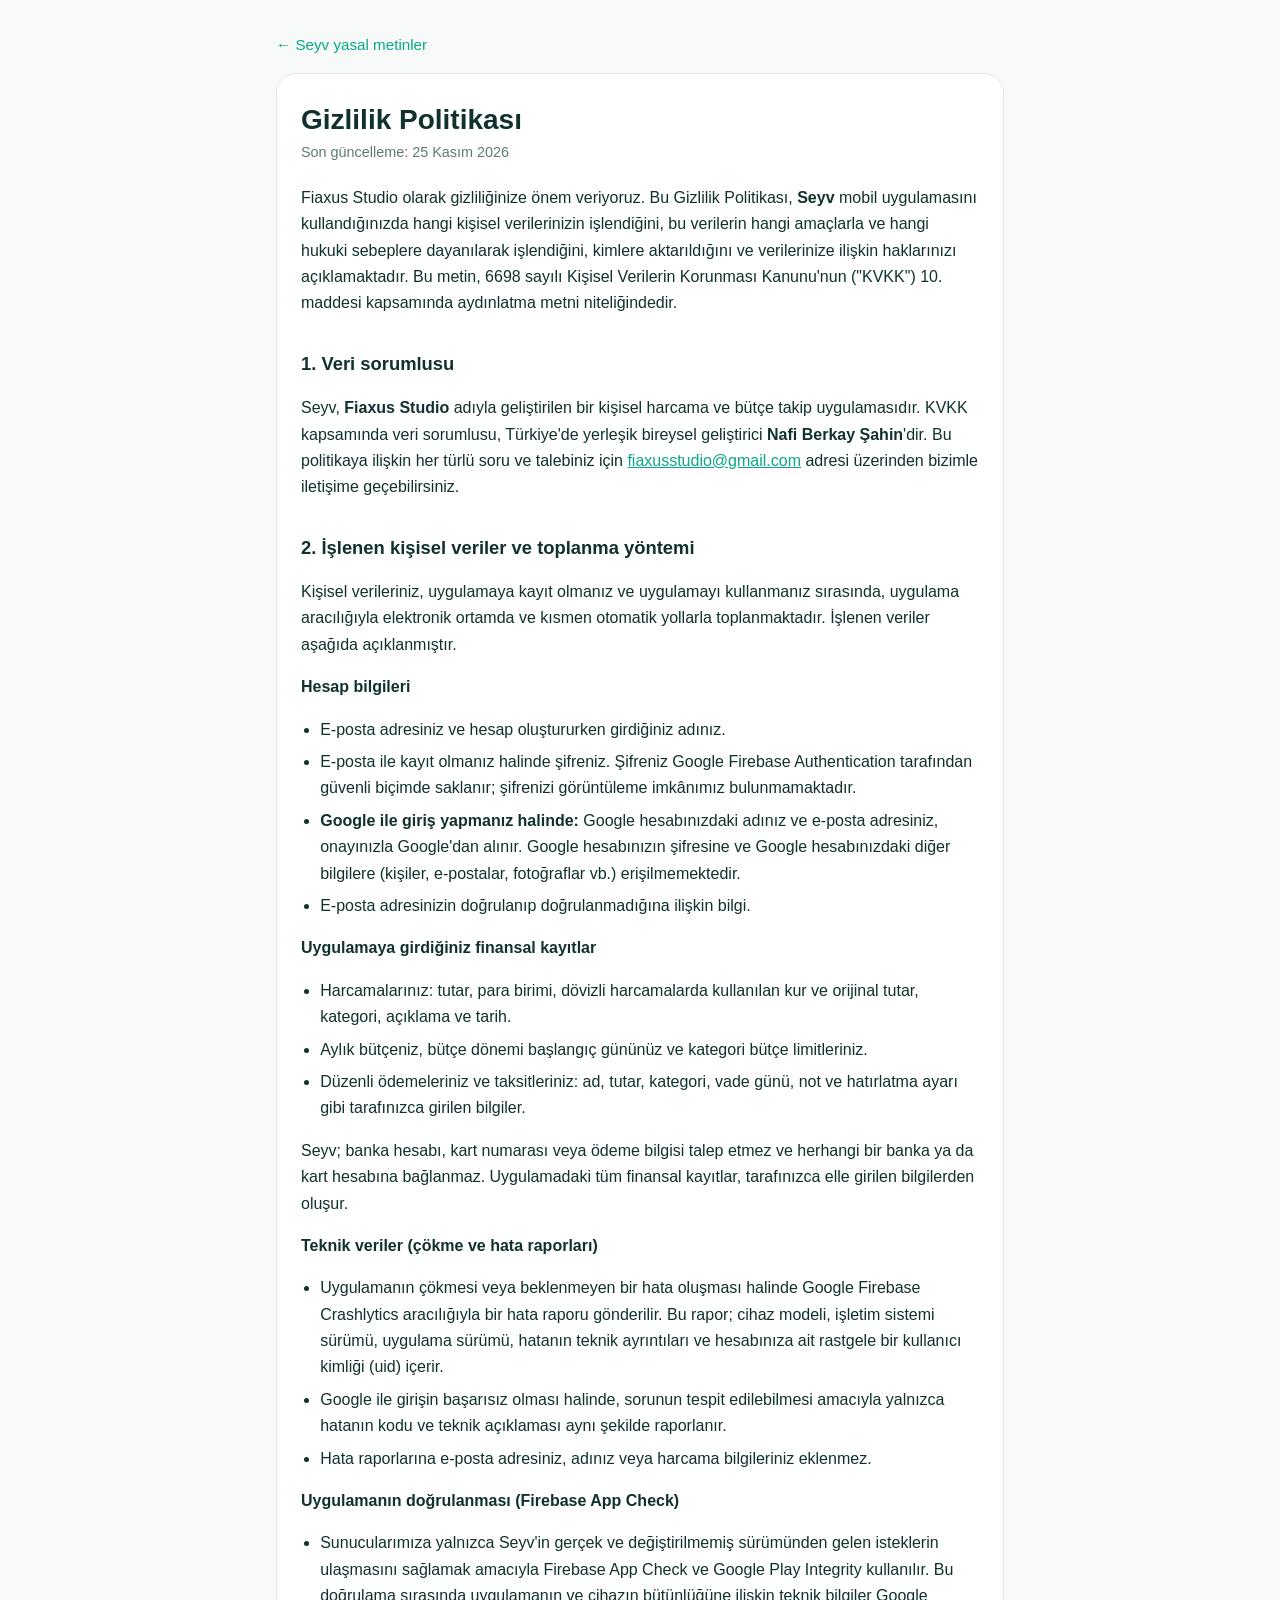
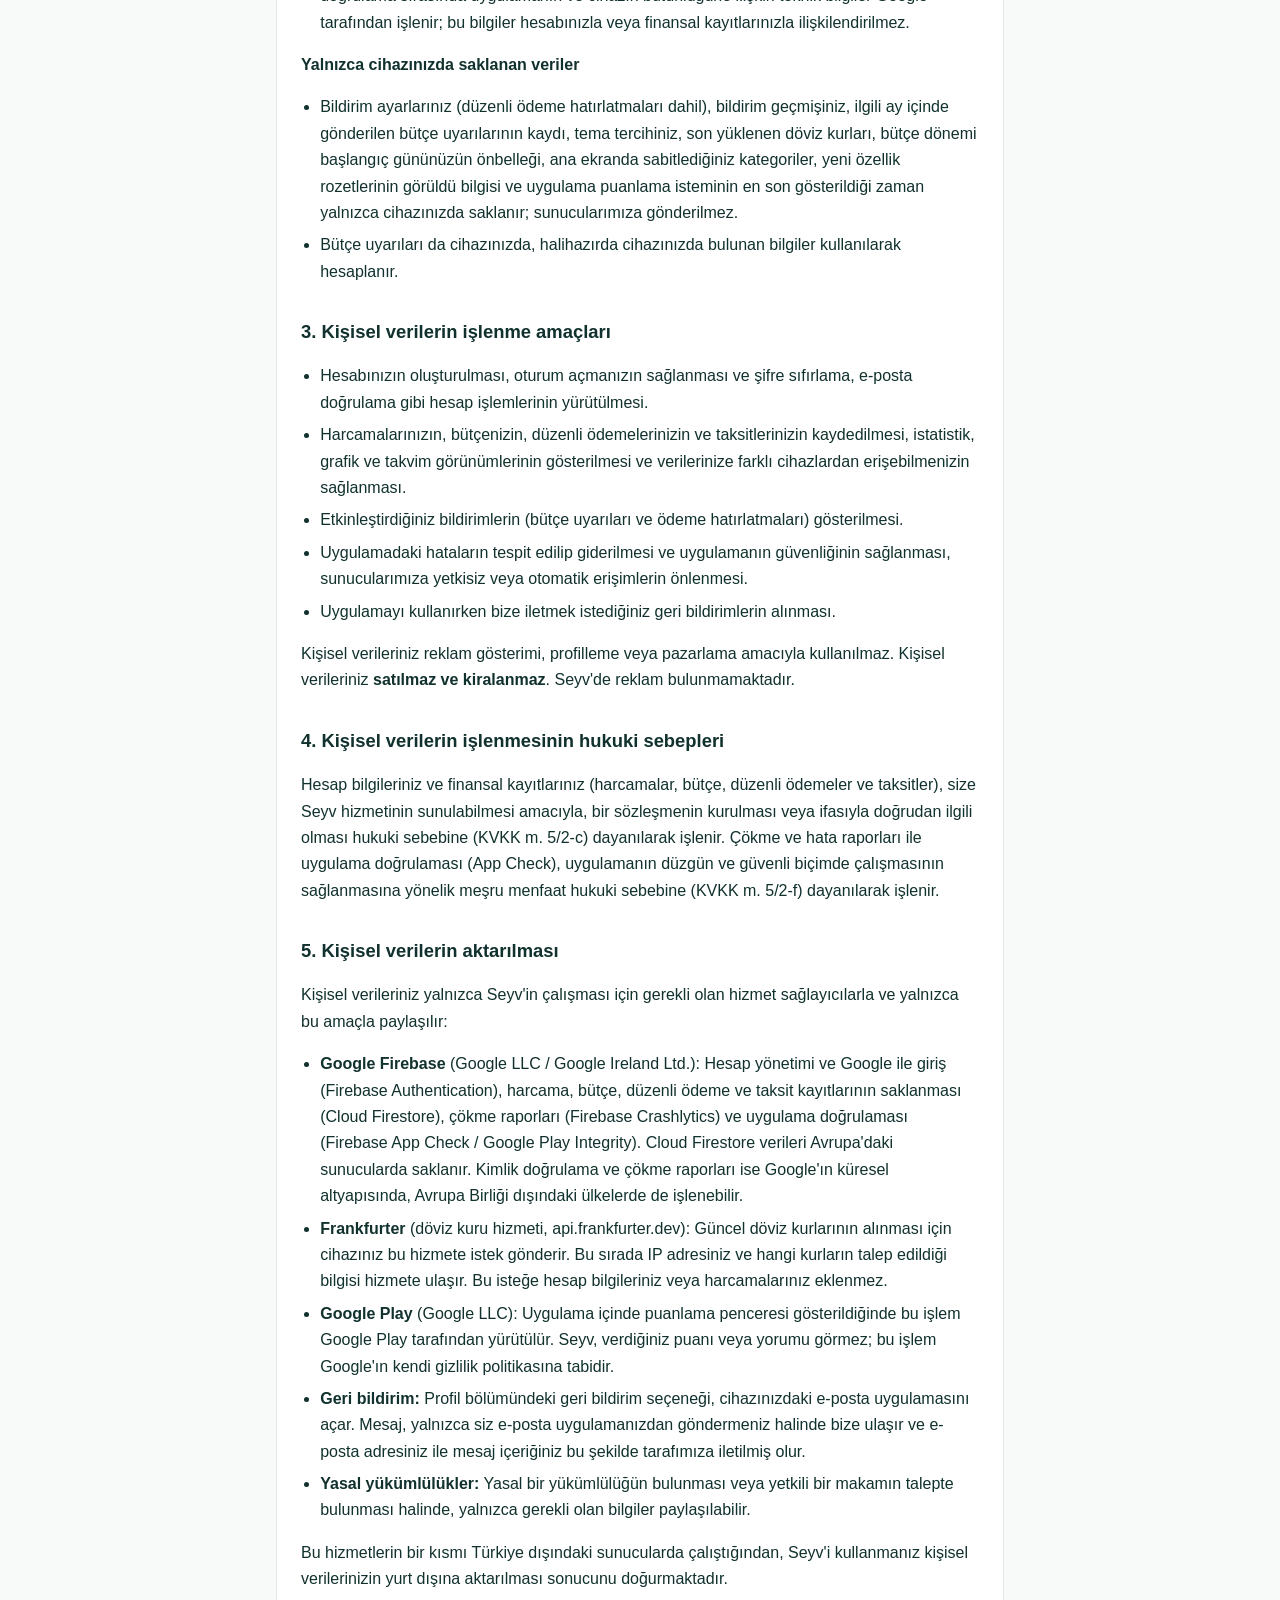
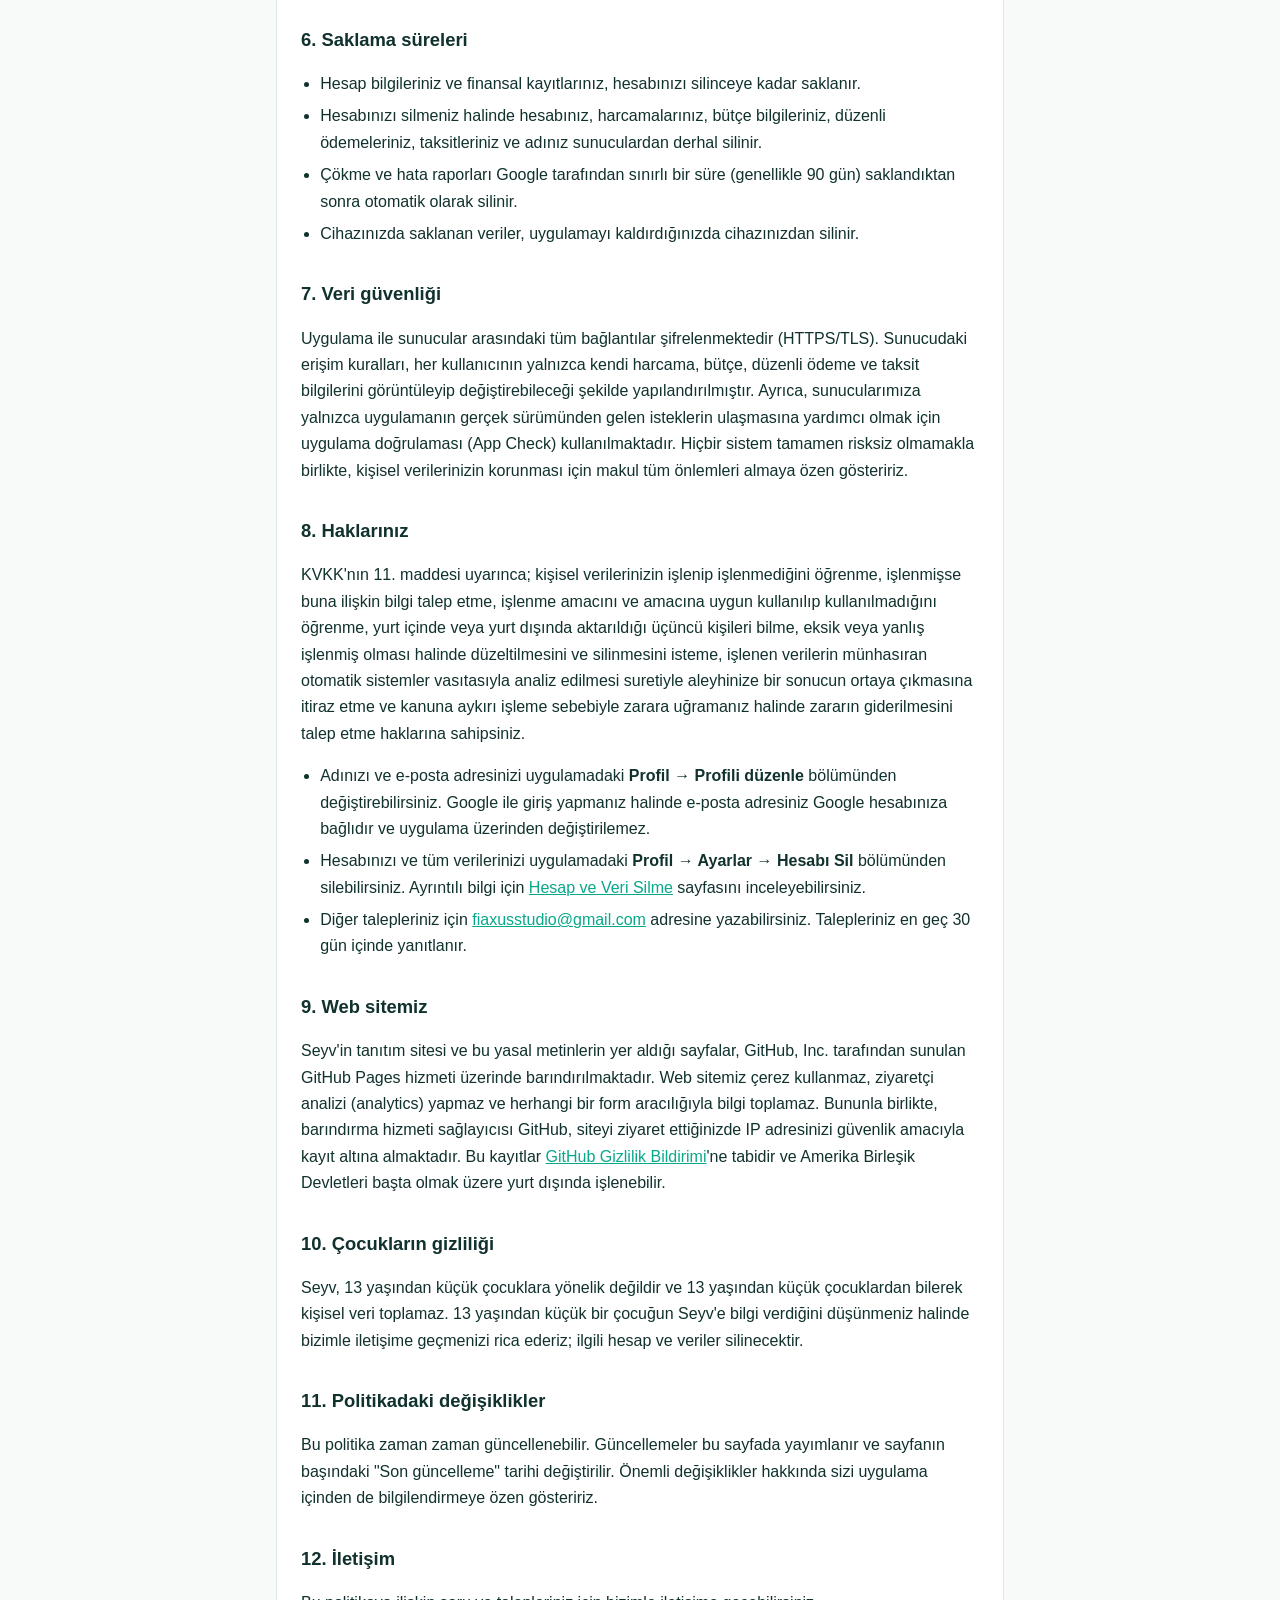
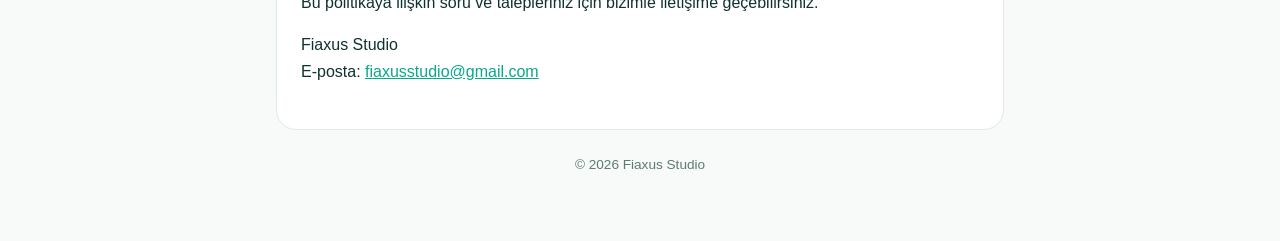
<file: legal/privacy.html>
<!doctype html>
<html lang="tr">
<head>
<meta charset="utf-8">
<meta name="viewport" content="width=device-width, initial-scale=1">
<title>Seyv Gizlilik Politikası</title>
<style>
  :root { --bg:#F7FAF8; --card:#FFFFFF; --fg:#10312D; --muted:#5E7A74; --primary:#08A88A; --line:#E2E8E6; }
  @media (prefers-color-scheme: dark) {
    :root { --bg:#12181E; --card:#1B232B; --fg:#EEF6F4; --muted:#A3B8B2; --primary:#4FE3C1; --line:rgba(255,255,255,.09); }
  }
  * { box-sizing:border-box; }
  body { margin:0; background:var(--bg); color:var(--fg); font:16px/1.65 -apple-system, "Segoe UI", Roboto, Helvetica, Arial, sans-serif; }
  main { max-width:760px; margin:0 auto; padding:32px 16px 64px; }
  .card { background:var(--card); border:1px solid var(--line); border-radius:20px; padding:28px 24px; }
  h1 { font-size:1.75rem; line-height:1.25; margin:0 0 4px; }
  h2 { font-size:1.15rem; margin:32px 0 8px; }
  p, li { color:var(--fg); }
  ul { padding-left:1.2rem; }
  li { margin:6px 0; }
  .meta { color:var(--muted); font-size:.9rem; margin:0 0 20px; }
  a { color:var(--primary); }
  .back { display:inline-block; margin-bottom:16px; text-decoration:none; font-size:.95rem; }
  footer { color:var(--muted); font-size:.85rem; text-align:center; margin-top:24px; }
</style>
</head>
<body>
<main>
<a class="back" href="./">← Seyv yasal metinler</a>
<div class="card">
<h1>Gizlilik Politikası</h1>
<p class="meta">Son güncelleme: 25 Kasım 2026</p>

<p>Fiaxus Studio olarak gizliliğinize önem veriyoruz. Bu Gizlilik Politikası, <strong>Seyv</strong> mobil uygulamasını kullandığınızda hangi kişisel verilerinizin işlendiğini, bu verilerin hangi amaçlarla ve hangi hukuki sebeplere dayanılarak işlendiğini, kimlere aktarıldığını ve verilerinize ilişkin haklarınızı açıklamaktadır. Bu metin, 6698 sayılı Kişisel Verilerin Korunması Kanunu'nun ("KVKK") 10. maddesi kapsamında aydınlatma metni niteliğindedir.</p>

<h2>1. Veri sorumlusu</h2>
<p>Seyv, <strong>Fiaxus Studio</strong> adıyla geliştirilen bir kişisel harcama ve bütçe takip uygulamasıdır. KVKK kapsamında veri sorumlusu, Türkiye'de yerleşik bireysel geliştirici <strong>Nafi Berkay Şahin</strong>'dir. Bu politikaya ilişkin her türlü soru ve talebiniz için <a href="mailto:fiaxusstudio@gmail.com">fiaxusstudio@gmail.com</a> adresi üzerinden bizimle iletişime geçebilirsiniz.</p>

<h2>2. İşlenen kişisel veriler ve toplanma yöntemi</h2>
<p>Kişisel verileriniz, uygulamaya kayıt olmanız ve uygulamayı kullanmanız sırasında, uygulama aracılığıyla elektronik ortamda ve kısmen otomatik yollarla toplanmaktadır. İşlenen veriler aşağıda açıklanmıştır.</p>
<p><strong>Hesap bilgileri</strong></p>
<ul>
  <li>E-posta adresiniz ve hesap oluştururken girdiğiniz adınız.</li>
  <li>E-posta ile kayıt olmanız halinde şifreniz. Şifreniz Google Firebase Authentication tarafından güvenli biçimde saklanır; şifrenizi görüntüleme imkânımız bulunmamaktadır.</li>
  <li><strong>Google ile giriş yapmanız halinde:</strong> Google hesabınızdaki adınız ve e-posta adresiniz, onayınızla Google'dan alınır. Google hesabınızın şifresine ve Google hesabınızdaki diğer bilgilere (kişiler, e-postalar, fotoğraflar vb.) erişilmemektedir.</li>
  <li>E-posta adresinizin doğrulanıp doğrulanmadığına ilişkin bilgi.</li>
</ul>
<p><strong>Uygulamaya girdiğiniz finansal kayıtlar</strong></p>
<ul>
  <li>Harcamalarınız: tutar, para birimi, dövizli harcamalarda kullanılan kur ve orijinal tutar, kategori, açıklama ve tarih.</li>
  <li>Aylık bütçeniz, bütçe dönemi başlangıç gününüz ve kategori bütçe limitleriniz.</li>
  <li>Düzenli ödemeleriniz ve taksitleriniz: ad, tutar, kategori, vade günü, not ve hatırlatma ayarı gibi tarafınızca girilen bilgiler.</li>
</ul>
<p>Seyv; banka hesabı, kart numarası veya ödeme bilgisi talep etmez ve herhangi bir banka ya da kart hesabına bağlanmaz. Uygulamadaki tüm finansal kayıtlar, tarafınızca elle girilen bilgilerden oluşur.</p>
<p><strong>Teknik veriler (çökme ve hata raporları)</strong></p>
<ul>
  <li>Uygulamanın çökmesi veya beklenmeyen bir hata oluşması halinde Google Firebase Crashlytics aracılığıyla bir hata raporu gönderilir. Bu rapor; cihaz modeli, işletim sistemi sürümü, uygulama sürümü, hatanın teknik ayrıntıları ve hesabınıza ait rastgele bir kullanıcı kimliği (uid) içerir.</li>
  <li>Google ile girişin başarısız olması halinde, sorunun tespit edilebilmesi amacıyla yalnızca hatanın kodu ve teknik açıklaması aynı şekilde raporlanır.</li>
  <li>Hata raporlarına e-posta adresiniz, adınız veya harcama bilgileriniz eklenmez.</li>
</ul>
<p><strong>Uygulamanın doğrulanması (Firebase App Check)</strong></p>
<ul>
  <li>Sunucularımıza yalnızca Seyv'in gerçek ve değiştirilmemiş sürümünden gelen isteklerin ulaşmasını sağlamak amacıyla Firebase App Check ve Google Play Integrity kullanılır. Bu doğrulama sırasında uygulamanın ve cihazın bütünlüğüne ilişkin teknik bilgiler Google tarafından işlenir; bu bilgiler hesabınızla veya finansal kayıtlarınızla ilişkilendirilmez.</li>
</ul>
<p><strong>Yalnızca cihazınızda saklanan veriler</strong></p>
<ul>
  <li>Bildirim ayarlarınız (düzenli ödeme hatırlatmaları dahil), bildirim geçmişiniz, ilgili ay içinde gönderilen bütçe uyarılarının kaydı, tema tercihiniz, son yüklenen döviz kurları, bütçe dönemi başlangıç gününüzün önbelleği, ana ekranda sabitlediğiniz kategoriler, yeni özellik rozetlerinin görüldü bilgisi ve uygulama puanlama isteminin en son gösterildiği zaman yalnızca cihazınızda saklanır; sunucularımıza gönderilmez.</li>
  <li>Bütçe uyarıları da cihazınızda, halihazırda cihazınızda bulunan bilgiler kullanılarak hesaplanır.</li>
</ul>

<h2>3. Kişisel verilerin işlenme amaçları</h2>
<ul>
  <li>Hesabınızın oluşturulması, oturum açmanızın sağlanması ve şifre sıfırlama, e-posta doğrulama gibi hesap işlemlerinin yürütülmesi.</li>
  <li>Harcamalarınızın, bütçenizin, düzenli ödemelerinizin ve taksitlerinizin kaydedilmesi, istatistik, grafik ve takvim görünümlerinin gösterilmesi ve verilerinize farklı cihazlardan erişebilmenizin sağlanması.</li>
  <li>Etkinleştirdiğiniz bildirimlerin (bütçe uyarıları ve ödeme hatırlatmaları) gösterilmesi.</li>
  <li>Uygulamadaki hataların tespit edilip giderilmesi ve uygulamanın güvenliğinin sağlanması, sunucularımıza yetkisiz veya otomatik erişimlerin önlenmesi.</li>
  <li>Uygulamayı kullanırken bize iletmek istediğiniz geri bildirimlerin alınması.</li>
</ul>
<p>Kişisel verileriniz reklam gösterimi, profilleme veya pazarlama amacıyla kullanılmaz. Kişisel verileriniz <strong>satılmaz ve kiralanmaz</strong>. Seyv'de reklam bulunmamaktadır.</p>

<h2>4. Kişisel verilerin işlenmesinin hukuki sebepleri</h2>
<p>Hesap bilgileriniz ve finansal kayıtlarınız (harcamalar, bütçe, düzenli ödemeler ve taksitler), size Seyv hizmetinin sunulabilmesi amacıyla, bir sözleşmenin kurulması veya ifasıyla doğrudan ilgili olması hukuki sebebine (KVKK m. 5/2-c) dayanılarak işlenir. Çökme ve hata raporları ile uygulama doğrulaması (App Check), uygulamanın düzgün ve güvenli biçimde çalışmasının sağlanmasına yönelik meşru menfaat hukuki sebebine (KVKK m. 5/2-f) dayanılarak işlenir.</p>

<h2>5. Kişisel verilerin aktarılması</h2>
<p>Kişisel verileriniz yalnızca Seyv'in çalışması için gerekli olan hizmet sağlayıcılarla ve yalnızca bu amaçla paylaşılır:</p>
<ul>
  <li><strong>Google Firebase</strong> (Google LLC / Google Ireland Ltd.): Hesap yönetimi ve Google ile giriş (Firebase Authentication), harcama, bütçe, düzenli ödeme ve taksit kayıtlarının saklanması (Cloud Firestore), çökme raporları (Firebase Crashlytics) ve uygulama doğrulaması (Firebase App Check / Google Play Integrity). Cloud Firestore verileri Avrupa'daki sunucularda saklanır. Kimlik doğrulama ve çökme raporları ise Google'ın küresel altyapısında, Avrupa Birliği dışındaki ülkelerde de işlenebilir.</li>
  <li><strong>Frankfurter</strong> (döviz kuru hizmeti, api.frankfurter.dev): Güncel döviz kurlarının alınması için cihazınız bu hizmete istek gönderir. Bu sırada IP adresiniz ve hangi kurların talep edildiği bilgisi hizmete ulaşır. Bu isteğe hesap bilgileriniz veya harcamalarınız eklenmez.</li>
  <li><strong>Google Play</strong> (Google LLC): Uygulama içinde puanlama penceresi gösterildiğinde bu işlem Google Play tarafından yürütülür. Seyv, verdiğiniz puanı veya yorumu görmez; bu işlem Google'ın kendi gizlilik politikasına tabidir.</li>
  <li><strong>Geri bildirim:</strong> Profil bölümündeki geri bildirim seçeneği, cihazınızdaki e-posta uygulamasını açar. Mesaj, yalnızca siz e-posta uygulamanızdan göndermeniz halinde bize ulaşır ve e-posta adresiniz ile mesaj içeriğiniz bu şekilde tarafımıza iletilmiş olur.</li>
  <li><strong>Yasal yükümlülükler:</strong> Yasal bir yükümlülüğün bulunması veya yetkili bir makamın talepte bulunması halinde, yalnızca gerekli olan bilgiler paylaşılabilir.</li>
</ul>
<p>Bu hizmetlerin bir kısmı Türkiye dışındaki sunucularda çalıştığından, Seyv'i kullanmanız kişisel verilerinizin yurt dışına aktarılması sonucunu doğurmaktadır.</p>

<h2>6. Saklama süreleri</h2>
<ul>
  <li>Hesap bilgileriniz ve finansal kayıtlarınız, hesabınızı silinceye kadar saklanır.</li>
  <li>Hesabınızı silmeniz halinde hesabınız, harcamalarınız, bütçe bilgileriniz, düzenli ödemeleriniz, taksitleriniz ve adınız sunuculardan derhal silinir.</li>
  <li>Çökme ve hata raporları Google tarafından sınırlı bir süre (genellikle 90 gün) saklandıktan sonra otomatik olarak silinir.</li>
  <li>Cihazınızda saklanan veriler, uygulamayı kaldırdığınızda cihazınızdan silinir.</li>
</ul>

<h2>7. Veri güvenliği</h2>
<p>Uygulama ile sunucular arasındaki tüm bağlantılar şifrelenmektedir (HTTPS/TLS). Sunucudaki erişim kuralları, her kullanıcının yalnızca kendi harcama, bütçe, düzenli ödeme ve taksit bilgilerini görüntüleyip değiştirebileceği şekilde yapılandırılmıştır. Ayrıca, sunucularımıza yalnızca uygulamanın gerçek sürümünden gelen isteklerin ulaşmasına yardımcı olmak için uygulama doğrulaması (App Check) kullanılmaktadır. Hiçbir sistem tamamen risksiz olmamakla birlikte, kişisel verilerinizin korunması için makul tüm önlemleri almaya özen gösteririz.</p>

<h2>8. Haklarınız</h2>
<p>KVKK'nın 11. maddesi uyarınca; kişisel verilerinizin işlenip işlenmediğini öğrenme, işlenmişse buna ilişkin bilgi talep etme, işlenme amacını ve amacına uygun kullanılıp kullanılmadığını öğrenme, yurt içinde veya yurt dışında aktarıldığı üçüncü kişileri bilme, eksik veya yanlış işlenmiş olması halinde düzeltilmesini ve silinmesini isteme, işlenen verilerin münhasıran otomatik sistemler vasıtasıyla analiz edilmesi suretiyle aleyhinize bir sonucun ortaya çıkmasına itiraz etme ve kanuna aykırı işleme sebebiyle zarara uğramanız halinde zararın giderilmesini talep etme haklarına sahipsiniz.</p>
<ul>
  <li>Adınızı ve e-posta adresinizi uygulamadaki <strong>Profil → Profili düzenle</strong> bölümünden değiştirebilirsiniz. Google ile giriş yapmanız halinde e-posta adresiniz Google hesabınıza bağlıdır ve uygulama üzerinden değiştirilemez.</li>
  <li>Hesabınızı ve tüm verilerinizi uygulamadaki <strong>Profil → Ayarlar → Hesabı Sil</strong> bölümünden silebilirsiniz. Ayrıntılı bilgi için <a href="delete-account.html">Hesap ve Veri Silme</a> sayfasını inceleyebilirsiniz.</li>
  <li>Diğer talepleriniz için <a href="mailto:fiaxusstudio@gmail.com">fiaxusstudio@gmail.com</a> adresine yazabilirsiniz. Talepleriniz en geç 30 gün içinde yanıtlanır.</li>
</ul>

<h2>9. Web sitemiz</h2>
<p>Seyv'in tanıtım sitesi ve bu yasal metinlerin yer aldığı sayfalar, GitHub, Inc. tarafından sunulan GitHub Pages hizmeti üzerinde barındırılmaktadır. Web sitemiz çerez kullanmaz, ziyaretçi analizi (analytics) yapmaz ve herhangi bir form aracılığıyla bilgi toplamaz. Bununla birlikte, barındırma hizmeti sağlayıcısı GitHub, siteyi ziyaret ettiğinizde IP adresinizi güvenlik amacıyla kayıt altına almaktadır. Bu kayıtlar <a href="https://docs.github.com/en/site-policy/privacy-policies/github-general-privacy-statement">GitHub Gizlilik Bildirimi</a>'ne tabidir ve Amerika Birleşik Devletleri başta olmak üzere yurt dışında işlenebilir.</p>

<h2>10. Çocukların gizliliği</h2>
<p>Seyv, 13 yaşından küçük çocuklara yönelik değildir ve 13 yaşından küçük çocuklardan bilerek kişisel veri toplamaz. 13 yaşından küçük bir çocuğun Seyv'e bilgi verdiğini düşünmeniz halinde bizimle iletişime geçmenizi rica ederiz; ilgili hesap ve veriler silinecektir.</p>

<h2>11. Politikadaki değişiklikler</h2>
<p>Bu politika zaman zaman güncellenebilir. Güncellemeler bu sayfada yayımlanır ve sayfanın başındaki "Son güncelleme" tarihi değiştirilir. Önemli değişiklikler hakkında sizi uygulama içinden de bilgilendirmeye özen gösteririz.</p>

<h2>12. İletişim</h2>
<p>Bu politikaya ilişkin soru ve talepleriniz için bizimle iletişime geçebilirsiniz.</p>
<p>Fiaxus Studio<br>
E-posta: <a href="mailto:fiaxusstudio@gmail.com">fiaxusstudio@gmail.com</a></p>
</div>
<footer>© 2026 Fiaxus Studio</footer>
</main>
</body>
</html>
</file>
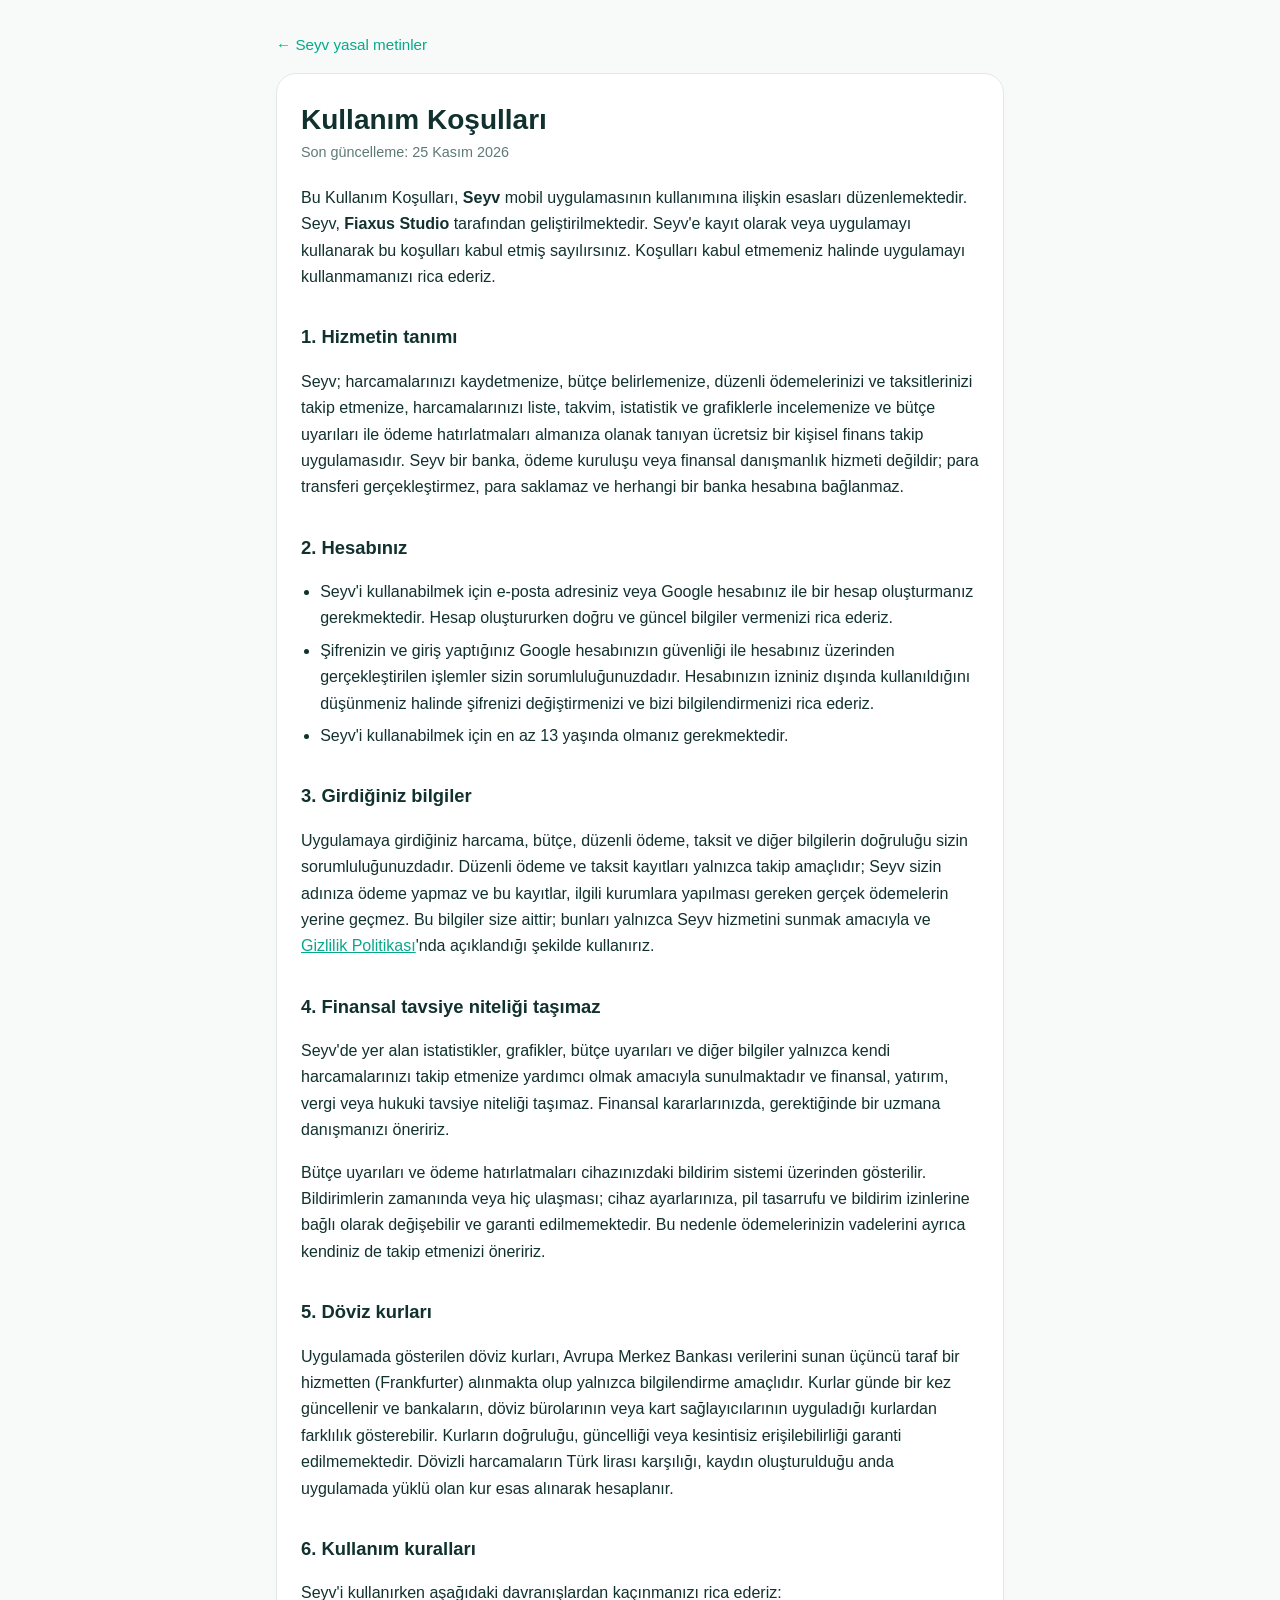
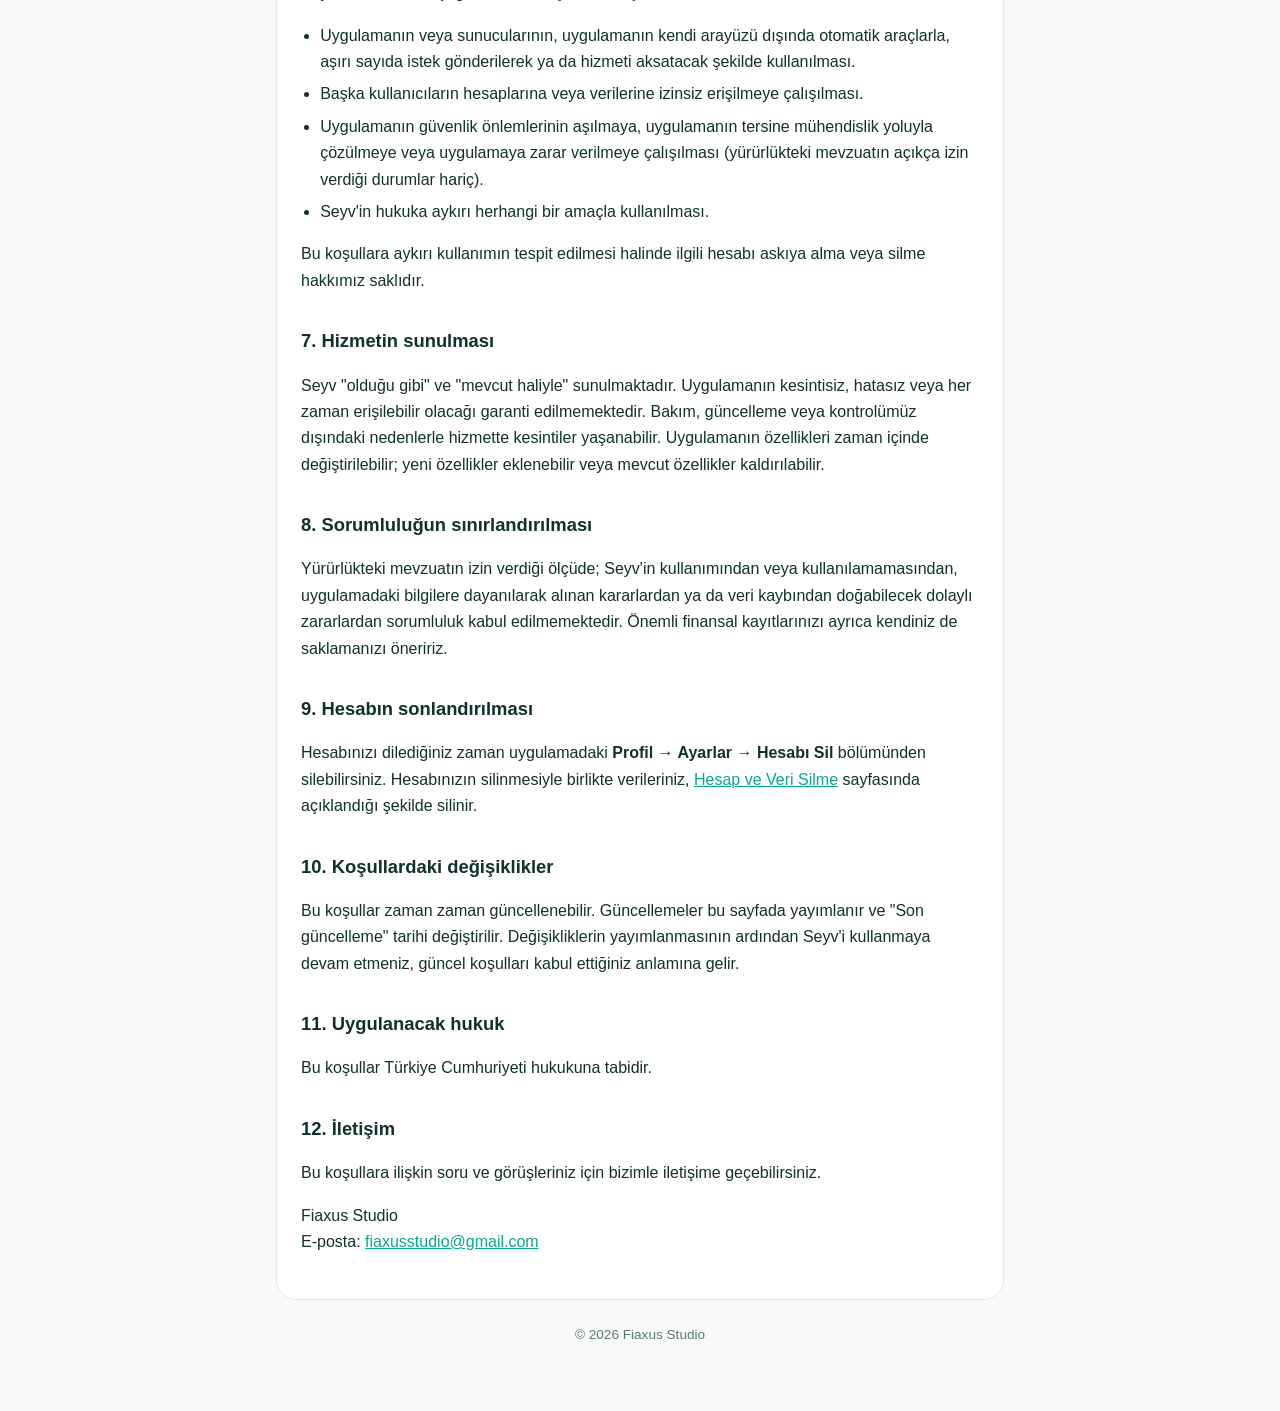
<file: legal/terms.html>
<!doctype html>
<html lang="tr">
<head>
<meta charset="utf-8">
<meta name="viewport" content="width=device-width, initial-scale=1">
<title>Seyv Kullanım Koşulları</title>
<style>
  :root { --bg:#F7FAF8; --card:#FFFFFF; --fg:#10312D; --muted:#5E7A74; --primary:#08A88A; --line:#E2E8E6; }
  @media (prefers-color-scheme: dark) {
    :root { --bg:#12181E; --card:#1B232B; --fg:#EEF6F4; --muted:#A3B8B2; --primary:#4FE3C1; --line:rgba(255,255,255,.09); }
  }
  * { box-sizing:border-box; }
  body { margin:0; background:var(--bg); color:var(--fg); font:16px/1.65 -apple-system, "Segoe UI", Roboto, Helvetica, Arial, sans-serif; }
  main { max-width:760px; margin:0 auto; padding:32px 16px 64px; }
  .card { background:var(--card); border:1px solid var(--line); border-radius:20px; padding:28px 24px; }
  h1 { font-size:1.75rem; line-height:1.25; margin:0 0 4px; }
  h2 { font-size:1.15rem; margin:32px 0 8px; }
  ul { padding-left:1.2rem; }
  li { margin:6px 0; }
  .meta { color:var(--muted); font-size:.9rem; margin:0 0 20px; }
  a { color:var(--primary); }
  .back { display:inline-block; margin-bottom:16px; text-decoration:none; font-size:.95rem; }
  footer { color:var(--muted); font-size:.85rem; text-align:center; margin-top:24px; }
</style>
</head>
<body>
<main>
<a class="back" href="./">← Seyv yasal metinler</a>
<div class="card">
<h1>Kullanım Koşulları</h1>
<p class="meta">Son güncelleme: 25 Kasım 2026</p>

<p>Bu Kullanım Koşulları, <strong>Seyv</strong> mobil uygulamasının kullanımına ilişkin esasları düzenlemektedir. Seyv, <strong>Fiaxus Studio</strong> tarafından geliştirilmektedir. Seyv'e kayıt olarak veya uygulamayı kullanarak bu koşulları kabul etmiş sayılırsınız. Koşulları kabul etmemeniz halinde uygulamayı kullanmamanızı rica ederiz.</p>

<h2>1. Hizmetin tanımı</h2>
<p>Seyv; harcamalarınızı kaydetmenize, bütçe belirlemenize, düzenli ödemelerinizi ve taksitlerinizi takip etmenize, harcamalarınızı liste, takvim, istatistik ve grafiklerle incelemenize ve bütçe uyarıları ile ödeme hatırlatmaları almanıza olanak tanıyan ücretsiz bir kişisel finans takip uygulamasıdır. Seyv bir banka, ödeme kuruluşu veya finansal danışmanlık hizmeti değildir; para transferi gerçekleştirmez, para saklamaz ve herhangi bir banka hesabına bağlanmaz.</p>

<h2>2. Hesabınız</h2>
<ul>
  <li>Seyv'i kullanabilmek için e-posta adresiniz veya Google hesabınız ile bir hesap oluşturmanız gerekmektedir. Hesap oluştururken doğru ve güncel bilgiler vermenizi rica ederiz.</li>
  <li>Şifrenizin ve giriş yaptığınız Google hesabınızın güvenliği ile hesabınız üzerinden gerçekleştirilen işlemler sizin sorumluluğunuzdadır. Hesabınızın izniniz dışında kullanıldığını düşünmeniz halinde şifrenizi değiştirmenizi ve bizi bilgilendirmenizi rica ederiz.</li>
  <li>Seyv'i kullanabilmek için en az 13 yaşında olmanız gerekmektedir.</li>
</ul>

<h2>3. Girdiğiniz bilgiler</h2>
<p>Uygulamaya girdiğiniz harcama, bütçe, düzenli ödeme, taksit ve diğer bilgilerin doğruluğu sizin sorumluluğunuzdadır. Düzenli ödeme ve taksit kayıtları yalnızca takip amaçlıdır; Seyv sizin adınıza ödeme yapmaz ve bu kayıtlar, ilgili kurumlara yapılması gereken gerçek ödemelerin yerine geçmez. Bu bilgiler size aittir; bunları yalnızca Seyv hizmetini sunmak amacıyla ve <a href="privacy.html">Gizlilik Politikası</a>'nda açıklandığı şekilde kullanırız.</p>

<h2>4. Finansal tavsiye niteliği taşımaz</h2>
<p>Seyv'de yer alan istatistikler, grafikler, bütçe uyarıları ve diğer bilgiler yalnızca kendi harcamalarınızı takip etmenize yardımcı olmak amacıyla sunulmaktadır ve finansal, yatırım, vergi veya hukuki tavsiye niteliği taşımaz. Finansal kararlarınızda, gerektiğinde bir uzmana danışmanızı öneririz.</p>
<p>Bütçe uyarıları ve ödeme hatırlatmaları cihazınızdaki bildirim sistemi üzerinden gösterilir. Bildirimlerin zamanında veya hiç ulaşması; cihaz ayarlarınıza, pil tasarrufu ve bildirim izinlerine bağlı olarak değişebilir ve garanti edilmemektedir. Bu nedenle ödemelerinizin vadelerini ayrıca kendiniz de takip etmenizi öneririz.</p>

<h2>5. Döviz kurları</h2>
<p>Uygulamada gösterilen döviz kurları, Avrupa Merkez Bankası verilerini sunan üçüncü taraf bir hizmetten (Frankfurter) alınmakta olup yalnızca bilgilendirme amaçlıdır. Kurlar günde bir kez güncellenir ve bankaların, döviz bürolarının veya kart sağlayıcılarının uyguladığı kurlardan farklılık gösterebilir. Kurların doğruluğu, güncelliği veya kesintisiz erişilebilirliği garanti edilmemektedir. Dövizli harcamaların Türk lirası karşılığı, kaydın oluşturulduğu anda uygulamada yüklü olan kur esas alınarak hesaplanır.</p>

<h2>6. Kullanım kuralları</h2>
<p>Seyv'i kullanırken aşağıdaki davranışlardan kaçınmanızı rica ederiz:</p>
<ul>
  <li>Uygulamanın veya sunucularının, uygulamanın kendi arayüzü dışında otomatik araçlarla, aşırı sayıda istek gönderilerek ya da hizmeti aksatacak şekilde kullanılması.</li>
  <li>Başka kullanıcıların hesaplarına veya verilerine izinsiz erişilmeye çalışılması.</li>
  <li>Uygulamanın güvenlik önlemlerinin aşılmaya, uygulamanın tersine mühendislik yoluyla çözülmeye veya uygulamaya zarar verilmeye çalışılması (yürürlükteki mevzuatın açıkça izin verdiği durumlar hariç).</li>
  <li>Seyv'in hukuka aykırı herhangi bir amaçla kullanılması.</li>
</ul>
<p>Bu koşullara aykırı kullanımın tespit edilmesi halinde ilgili hesabı askıya alma veya silme hakkımız saklıdır.</p>

<h2>7. Hizmetin sunulması</h2>
<p>Seyv "olduğu gibi" ve "mevcut haliyle" sunulmaktadır. Uygulamanın kesintisiz, hatasız veya her zaman erişilebilir olacağı garanti edilmemektedir. Bakım, güncelleme veya kontrolümüz dışındaki nedenlerle hizmette kesintiler yaşanabilir. Uygulamanın özellikleri zaman içinde değiştirilebilir; yeni özellikler eklenebilir veya mevcut özellikler kaldırılabilir.</p>

<h2>8. Sorumluluğun sınırlandırılması</h2>
<p>Yürürlükteki mevzuatın izin verdiği ölçüde; Seyv'in kullanımından veya kullanılamamasından, uygulamadaki bilgilere dayanılarak alınan kararlardan ya da veri kaybından doğabilecek dolaylı zararlardan sorumluluk kabul edilmemektedir. Önemli finansal kayıtlarınızı ayrıca kendiniz de saklamanızı öneririz.</p>

<h2>9. Hesabın sonlandırılması</h2>
<p>Hesabınızı dilediğiniz zaman uygulamadaki <strong>Profil → Ayarlar → Hesabı Sil</strong> bölümünden silebilirsiniz. Hesabınızın silinmesiyle birlikte verileriniz, <a href="delete-account.html">Hesap ve Veri Silme</a> sayfasında açıklandığı şekilde silinir.</p>

<h2>10. Koşullardaki değişiklikler</h2>
<p>Bu koşullar zaman zaman güncellenebilir. Güncellemeler bu sayfada yayımlanır ve "Son güncelleme" tarihi değiştirilir. Değişikliklerin yayımlanmasının ardından Seyv'i kullanmaya devam etmeniz, güncel koşulları kabul ettiğiniz anlamına gelir.</p>

<h2>11. Uygulanacak hukuk</h2>
<p>Bu koşullar Türkiye Cumhuriyeti hukukuna tabidir.</p>

<h2>12. İletişim</h2>
<p>Bu koşullara ilişkin soru ve görüşleriniz için bizimle iletişime geçebilirsiniz.</p>
<p>Fiaxus Studio<br>
E-posta: <a href="mailto:fiaxusstudio@gmail.com">fiaxusstudio@gmail.com</a></p>
</div>
<footer>© 2026 Fiaxus Studio</footer>
</main>
</body>
</html>
</file>
<file: css/fonts.css>
/* Gömülü yazı tipleri (Google Fonts'tan alındı; lisans: fonts/OFL-*.txt)
   unicode-range değerleri Google'ın verdiğiyle aynı.
   Inter değişken font: 400–700 arası tüm ağırlıklar tek dosyada. */

/* Inter – latin-ext */
@font-face {
  font-family: 'Inter';
  font-style: normal;
  font-weight: 400 700;
  font-display: swap;
  src: url(../fonts/inter-latin-ext.woff2) format('woff2');
  unicode-range: U+0100-02BA, U+02BD-02C5, U+02C7-02CC, U+02CE-02D7, U+02DD-02FF, U+0304, U+0308, U+0329, U+1D00-1DBF, U+1E00-1E9F, U+1EF2-1EFF, U+2020, U+20A0-20AB, U+20AD-20C4, U+2113, U+2C60-2C7F, U+A720-A7FF;
}
/* Inter – latin */
@font-face {
  font-family: 'Inter';
  font-style: normal;
  font-weight: 400 700;
  font-display: swap;
  src: url(../fonts/inter-latin.woff2) format('woff2');
  unicode-range: U+0000-00FF, U+0131, U+0152-0153, U+02BB-02BC, U+02C6, U+02DA, U+02DC, U+0304, U+0308, U+0329, U+2000-206F, U+20AC, U+2122, U+2191, U+2193, U+2212, U+2215, U+FEFF, U+FFFD;
}

/* Poppins 500 – latin-ext */
@font-face {
  font-family: 'Poppins';
  font-style: normal;
  font-weight: 500;
  font-display: swap;
  src: url(../fonts/poppins-500-latin-ext.woff2) format('woff2');
  unicode-range: U+0100-02BA, U+02BD-02C5, U+02C7-02CC, U+02CE-02D7, U+02DD-02FF, U+0304, U+0308, U+0329, U+1D00-1DBF, U+1E00-1E9F, U+1EF2-1EFF, U+2020, U+20A0-20AB, U+20AD-20C4, U+2113, U+2C60-2C7F, U+A720-A7FF;
}
/* Poppins 500 – latin */
@font-face {
  font-family: 'Poppins';
  font-style: normal;
  font-weight: 500;
  font-display: swap;
  src: url(../fonts/poppins-500-latin.woff2) format('woff2');
  unicode-range: U+0000-00FF, U+0131, U+0152-0153, U+02BB-02BC, U+02C6, U+02DA, U+02DC, U+0304, U+0308, U+0329, U+2000-206F, U+20AC, U+2122, U+2191, U+2193, U+2212, U+2215, U+FEFF, U+FFFD;
}

/* Poppins 600 – latin-ext */
@font-face {
  font-family: 'Poppins';
  font-style: normal;
  font-weight: 600;
  font-display: swap;
  src: url(../fonts/poppins-600-latin-ext.woff2) format('woff2');
  unicode-range: U+0100-02BA, U+02BD-02C5, U+02C7-02CC, U+02CE-02D7, U+02DD-02FF, U+0304, U+0308, U+0329, U+1D00-1DBF, U+1E00-1E9F, U+1EF2-1EFF, U+2020, U+20A0-20AB, U+20AD-20C4, U+2113, U+2C60-2C7F, U+A720-A7FF;
}
/* Poppins 600 – latin */
@font-face {
  font-family: 'Poppins';
  font-style: normal;
  font-weight: 600;
  font-display: swap;
  src: url(../fonts/poppins-600-latin.woff2) format('woff2');
  unicode-range: U+0000-00FF, U+0131, U+0152-0153, U+02BB-02BC, U+02C6, U+02DA, U+02DC, U+0304, U+0308, U+0329, U+2000-206F, U+20AC, U+2122, U+2191, U+2193, U+2212, U+2215, U+FEFF, U+FFFD;
}

/* Poppins 700 – latin-ext */
@font-face {
  font-family: 'Poppins';
  font-style: normal;
  font-weight: 700;
  font-display: swap;
  src: url(../fonts/poppins-700-latin-ext.woff2) format('woff2');
  unicode-range: U+0100-02BA, U+02BD-02C5, U+02C7-02CC, U+02CE-02D7, U+02DD-02FF, U+0304, U+0308, U+0329, U+1D00-1DBF, U+1E00-1E9F, U+1EF2-1EFF, U+2020, U+20A0-20AB, U+20AD-20C4, U+2113, U+2C60-2C7F, U+A720-A7FF;
}
/* Poppins 700 – latin */
@font-face {
  font-family: 'Poppins';
  font-style: normal;
  font-weight: 700;
  font-display: swap;
  src: url(../fonts/poppins-700-latin.woff2) format('woff2');
  unicode-range: U+0000-00FF, U+0131, U+0152-0153, U+02BB-02BC, U+02C6, U+02DA, U+02DC, U+0304, U+0308, U+0329, U+2000-206F, U+20AC, U+2122, U+2191, U+2193, U+2212, U+2215, U+FEFF, U+FFFD;
}
</file>
<file: css/style.css>
/* =========================================================
   Seyv — tanıtım sitesi
   Renkler uygulamanın AppTheme paletinden gelir.
   Varsayılan: koyu tema. Açık tema: telefon/bilgisayar ayarı açıksa otomatik.
   ========================================================= */

:root {
  color-scheme: dark;
  --bg: #0E1418;
  --bg-footer: #0B1014;
  --surface: #131B20;
  --surface-grad: linear-gradient(160deg, #18232A, #131B20);
  --inset: #0F1519;
  --chip: #1E2930;
  --chip-2: #172026;
  --text: #EEF6F4;
  --muted: #A3B8B2;
  --muted-2: #8FA6A0;
  --accent: #4FE3C1;          /* vurgu yazı/ikon */
  --accent-hover: #7DF2D6;
  --btn-bg: #4FE3C1;          /* birincil buton */
  --btn-text: #0E1418;
  --border: rgba(255, 255, 255, .07);
  --border-strong: rgba(255, 255, 255, .12);
  --ring: rgba(79, 227, 193, .10);
  --glow-1: rgba(47, 201, 166, .18);
  --glow-2: rgba(47, 201, 166, .10);
  --soft-accent: rgba(79, 227, 193, .08);
  --soft-accent-border: rgba(79, 227, 193, .22);
  --badge-text: #C9F5EA;
  --shadow: 0 24px 48px rgba(0, 0, 0, .4);

  /* kategori renkleri (uygulamadakiyle aynı) */
  --c-market: #5DD48C;
  --c-eglence: #F080B4;
  --c-ulasim: #7EA8F2;
  --c-yemek: #F0A05A;
  --c-alisveris: #F2745F;
  --c-fatura: #B09AF2;
  --c-saglik: #6CC9E0;

  --font-head: "Poppins", system-ui, sans-serif;
  --font-body: "Inter", system-ui, -apple-system, "Segoe UI", sans-serif;
  --container: 1160px;
}

@media (prefers-color-scheme: light) {
  :root {
    color-scheme: light;
    --bg: #F7FAF8;
    --bg-footer: #EEF4F1;
    --surface: #FFFFFF;
    --surface-grad: linear-gradient(160deg, #FFFFFF, #F3F8F6);
    --inset: #F1F6F4;
    --chip: #E2ECE8;
    --chip-2: #E9F1EE;
    --text: #10312D;
    --muted: #4F6B65;
    --muted-2: #5E7A74;
    --accent: #067F69;
    --accent-hover: #08A88A;
    --btn-bg: #067F69;
    --btn-text: #FFFFFF;
    --border: rgba(16, 49, 45, .10);
    --border-strong: rgba(16, 49, 45, .16);
    --ring: rgba(8, 168, 138, .14);
    --glow-1: rgba(79, 227, 193, .30);
    --glow-2: rgba(79, 227, 193, .18);
    --soft-accent: rgba(8, 168, 138, .08);
    --soft-accent-border: rgba(8, 168, 138, .25);
    --badge-text: #0B5A4B;
    --shadow: 0 20px 40px rgba(16, 49, 45, .12);
  }
}

/* ---------- temel ---------- */
*, *::before, *::after { box-sizing: border-box; }
html { scroll-behavior: smooth; -webkit-text-size-adjust: 100%; }
body {
  margin: 0;
  background: var(--bg);
  color: var(--text);
  font-family: var(--font-body);
  font-size: 16px;
  line-height: 1.6;
  overflow-x: hidden;
}
img, svg { display: block; }
a { color: var(--accent); }
a:hover { color: var(--accent-hover); }
h1, h2, h3 { font-family: var(--font-head); margin: 0; letter-spacing: -0.02em; }
p { margin: 0; }
ul { margin: 0; padding: 0; list-style: none; }
.sr-only { position: absolute; width: 1px; height: 1px; overflow: hidden; clip: rect(0 0 0 0); white-space: nowrap; }
.container { max-width: var(--container); margin: 0 auto; padding: 0 24px; }
:focus-visible { outline: 2px solid var(--accent); outline-offset: 3px; border-radius: 8px; }
.skip { position: absolute; left: 16px; top: -60px; background: var(--btn-bg); color: var(--btn-text); padding: 10px 16px; border-radius: 10px; z-index: 10; }
.skip:focus { top: 16px; }

.eyebrow { color: var(--accent); font-weight: 600; font-size: 13px; letter-spacing: .14em; margin-bottom: 12px; }
.h2 { font-weight: 700; font-size: clamp(30px, 4vw, 46px); line-height: 1.12; }
.h2 .hl { color: var(--accent); }
.section-head .h2 .hl, .privacy-box .h2 .hl { display: block; }
.lead { color: var(--muted); font-size: 17px; }

/* ---------- butonlar ---------- */
.btn {
  display: inline-flex; align-items: center; gap: 8px;
  min-height: 44px; padding: 0 20px; border-radius: 999px;
  font-weight: 600; text-decoration: none; transition: transform .15s, background .15s;
}
.btn-primary { background: var(--btn-bg); color: var(--btn-text); }
.btn-primary:hover { color: var(--btn-text); transform: translateY(-1px); }
.btn-ghost { min-height: 60px; border-radius: 16px; color: var(--text); font-weight: 500; }
.btn-ghost:hover { color: var(--accent); }

/* İndirme butonu (resmi Google Play rozeti gelene kadar) */
.store-btn {
  display: inline-flex; align-items: center; gap: 14px;
  min-height: 60px; padding: 0 24px 0 20px; border-radius: 16px;
  background: #000; border: 1px solid rgba(255, 255, 255, .22); color: #fff;
  text-decoration: none; text-align: left; transition: transform .15s;
}
.store-btn:hover { color: #fff; transform: translateY(-2px); }
.store-btn small { display: block; font-size: 11px; letter-spacing: .06em; opacity: .85; line-height: 1.1; }
.store-btn strong { display: block; font-size: 20px; font-weight: 600; line-height: 1.15; }

/* ---------- üst menü ---------- */
.site-header, main, .site-footer { position: relative; }
body { position: relative; }
.site-header .container {
  display: flex; flex-wrap: wrap; align-items: center; justify-content: space-between;
  gap: 16px; padding-top: 20px; padding-bottom: 20px;
}
.brand { display: flex; align-items: center; gap: 10px; color: var(--text); text-decoration: none; }
.brand:hover { color: var(--text); }
.brand span { font-family: var(--font-head); font-weight: 700; font-size: 26px; letter-spacing: -0.01em; }
.nav { display: flex; flex-wrap: wrap; align-items: center; gap: 28px; font-size: 15px; font-weight: 500; }
.nav a:not(.btn) { color: var(--muted); text-decoration: none; }
.nav a:not(.btn):hover { color: var(--text); }
@media (max-width: 720px) {
  .nav a:not(.btn) { display: none; }
}

/* ---------- hero ---------- */
.top-bg {
  position: absolute; left: 0; right: 0; top: 0; height: 1100px; overflow: hidden; pointer-events: none;
  background:
    radial-gradient(900px 600px at 12% -10%, var(--glow-1), transparent 60%),
    radial-gradient(700px 520px at 85% 55%, var(--glow-2), transparent 65%),
    var(--bg);
}
.ring { position: absolute; border-radius: 50%; border: 1px solid var(--ring); pointer-events: none; }
.ring-1 { right: -160px; top: 120px; width: 760px; height: 760px; }
.ring-2 { right: -40px; top: 240px; width: 520px; height: 520px; }

.hero {
  position: relative; display: flex; flex-wrap: wrap; align-items: center; gap: 48px;
  padding-top: 56px; padding-bottom: 96px;
}
.hero-copy { flex: 1 1 460px; min-width: 0; }
.badge {
  display: inline-flex; gap: 10px; align-items: center; margin-bottom: 24px;
  padding: 7px 16px 7px 8px; border-radius: 999px;
  background: var(--soft-accent); border: 1px solid var(--soft-accent-border);
  color: var(--badge-text); font-size: 14px; font-weight: 500;
}
.badge b { padding: 2px 10px; border-radius: 999px; background: var(--btn-bg); color: var(--btn-text); font-size: 12px; }
.hero h1 { font-weight: 700; font-size: clamp(40px, 5.6vw, 68px); line-height: 1.04; letter-spacing: -0.025em; margin-bottom: 22px; }
.hero h1 span { color: var(--accent); }
.hero-sub { max-width: 500px; color: var(--muted); font-size: 19px; line-height: 1.55; margin-bottom: 36px; }
.hero-cta { display: flex; flex-wrap: wrap; gap: 14px; align-items: center; margin-bottom: 40px; }
.checks { display: flex; flex-wrap: wrap; gap: 10px 26px; font-size: 14px; color: var(--muted); font-weight: 500; }
.checks li { display: flex; gap: 8px; align-items: center; }
.checks svg { color: var(--accent); }

/* telefon sahnesi */
.stage { flex: 1 1 420px; min-width: 0; position: relative; display: flex; justify-content: center; padding: 20px 0; }
.stage-glow { position: absolute; left: 50%; top: 50%; width: min(460px, 100%); aspect-ratio: 1; transform: translate(-50%, -50%); border-radius: 50%; background: radial-gradient(circle, rgba(79, 227, 193, .22), transparent 65%); }
.float-pill {
  position: absolute; left: 2%; top: 64px; z-index: 2;
  padding: 12px 20px; border-radius: 999px; background: #4FE3C1; color: #0B2E28;
  font-family: var(--font-head); font-weight: 700; font-size: 18px;
  box-shadow: 0 14px 30px rgba(79, 227, 193, .28); transform: rotate(-5deg);
}
.float-note {
  position: absolute; left: 0; bottom: 70px; z-index: 2; width: 270px;
  display: flex; gap: 12px; align-items: flex-start; padding: 14px 16px; border-radius: 18px;
  background: rgba(23, 32, 38, .94); color: #EEF6F4; border: 1px solid rgba(79, 227, 193, .2);
  box-shadow: 0 24px 50px rgba(0, 0, 0, .5); transform: rotate(-3deg); line-height: 1.35;
}
.float-note b { display: block; font-size: 13.5px; }
.float-note span.t { font-size: 12px; color: #A3B8B2; }
@media (max-width: 560px) {
  .float-note { display: none; }
  .float-pill { left: auto; right: 0; top: -4px; font-size: 15px; padding: 10px 16px; }
  .phone { transform: rotate(4deg) scale(.92); }
  .hero { padding-bottom: 48px; gap: 32px; }
}

/* Telefon her iki temada da koyu kalır (uygulamanın koyu teması) */
.phone {
  position: relative; width: 300px; height: 630px; border-radius: 48px; padding: 9px;
  background: linear-gradient(160deg, #2C363E, #161D22);
  box-shadow: 0 50px 90px rgba(0, 0, 0, .45), inset 0 0 0 1px rgba(255, 255, 255, .08);
  transform: rotate(5deg); color: #EEF6F4;
}
.screen { height: 100%; border-radius: 40px; background: #0F1519; overflow: hidden; display: flex; flex-direction: column; }
.cam { width: 12px; height: 12px; border-radius: 50%; background: #05080A; margin: 14px auto 6px; }
.scr { padding: 6px 16px 0; display: flex; flex-direction: column; gap: 14px; flex: 1; }
.app-top { display: flex; align-items: center; gap: 10px; }
.avatar { width: 38px; height: 38px; border-radius: 50%; background: linear-gradient(135deg, #7DF2D6, #2FC9A6); display: flex; align-items: center; justify-content: center; color: #0E3B33; font-weight: 700; font-size: 15px; }
.app-top .who { flex: 1; line-height: 1.25; }
.app-top .who small { display: block; font-size: 11px; color: #8FA6A0; }
.app-top .who b { font-size: 15px; font-weight: 600; }
.icon-btn { width: 36px; height: 36px; border-radius: 50%; border: 1px solid rgba(255, 255, 255, .12); display: flex; align-items: center; justify-content: center; }
.total-card { border-radius: 20px; padding: 16px; background: linear-gradient(140deg, #0F5A4E 0%, #0B3B36 55%, #0A2C2A 100%); border: 1px solid rgba(79, 227, 193, .18); }
.row { display: flex; justify-content: space-between; align-items: center; }
.total-card .row { font-size: 11px; color: #B9D8D0; }
.tag { padding: 2px 8px; border-radius: 8px; background: rgba(255, 255, 255, .12); color: #EEF6F4; font-weight: 600; font-size: 10px; }
.total-card .big { font-family: var(--font-head); font-weight: 700; font-size: 28px; margin: 6px 0 2px; }
.trend { font-size: 11px; color: #B9D8D0; display: flex; align-items: center; gap: 5px; }
.total-card .row.meta { font-size: 10.5px; margin: 14px 0 6px; }
.total-card .row.meta b { color: #EEF6F4; font-weight: 600; }
.bar { height: 6px; border-radius: 99px; background: rgba(255, 255, 255, .14); }
.bar i { display: block; height: 100%; border-radius: inherit; background: #fff; }
.sec-title { font-weight: 600; font-size: 13px; }
.sec-title-row { display: flex; justify-content: space-between; align-items: baseline; }
.sec-title-row a, .sec-title-row span.link { font-size: 11px; color: #4FE3C1; }
.cats { display: flex; gap: 8px; }
.cat { flex: 1; border-radius: 14px; padding: 10px; background: #172026; border: 1px solid rgba(255, 255, 255, .05); }
.cat small { display: block; font-size: 10px; color: #8FA6A0; }
.cat b { font-size: 12px; font-weight: 600; }
.cat .thin { height: 3px; border-radius: 9px; background: rgba(255, 255, 255, .08); margin-top: 6px; }
.cat .thin i { display: block; height: 100%; border-radius: inherit; }
.ic { width: 26px; height: 26px; border-radius: 50%; display: flex; align-items: center; justify-content: center; flex: none; }
.cat .ic { margin-bottom: 6px; }
.tx { display: flex; flex-direction: column; gap: 10px; }
.tx li { display: flex; align-items: center; gap: 10px; }
.tx .ic { width: 30px; height: 30px; }
.tx .d { flex: 1; line-height: 1.2; }
.tx .d b { display: block; font-size: 12px; font-weight: 600; }
.tx .d small, .tx .amt small { font-size: 10px; color: #8FA6A0; }
.tx .amt { text-align: right; line-height: 1.2; font-size: 12px; font-weight: 600; }
.tx .amt small { display: block; font-weight: 400; }
.tabbar { display: flex; align-items: center; justify-content: space-around; padding: 10px 6px 16px; border-top: 1px solid rgba(255, 255, 255, .06); font-size: 9.5px; color: #8FA6A0; background: #121A1F; }
.tabbar .on { color: #4FE3C1; }
.fab { width: 40px; height: 40px; border-radius: 50%; background: linear-gradient(135deg, #7DF2D6, #2FC9A6); display: flex; align-items: center; justify-content: center; margin-top: -22px; box-shadow: 0 8px 18px rgba(47, 201, 166, .35); }

/* kategori renk yardımcıları */
.k-market { color: var(--c-market); background: rgba(93, 212, 140, .15); }
.k-eglence { color: var(--c-eglence); background: rgba(240, 128, 180, .15); }
.k-ulasim { color: var(--c-ulasim); background: rgba(126, 168, 242, .15); }
.k-yemek { color: var(--c-yemek); background: rgba(240, 160, 90, .15); }
.k-alisveris { color: var(--c-alisveris); background: rgba(242, 116, 95, .15); }
.k-fatura { color: var(--c-fatura); background: rgba(176, 154, 242, .15); }
.k-saglik { color: var(--c-saglik); background: rgba(108, 201, 224, .15); }
.dot { position: absolute; right: -1px; bottom: -1px; width: 10px; height: 10px; border-radius: 50%; border: 2px solid var(--inset); }
.float-note .dot { border-color: #172026; }

/* ---------- özellikler (bento) ---------- */
.features { padding-top: 104px; padding-bottom: 40px; }
.section-head { text-align: center; max-width: 680px; margin: 0 auto 56px; }
.section-head .h2 { margin-bottom: 14px; }
.bento { display: flex; flex-wrap: wrap; gap: 20px; }
.card {
  flex: 1 1 340px; min-width: 0; border-radius: 28px; padding: 32px;
  background: var(--surface-grad); border: 1px solid var(--border);
}
.card.wide { flex-basis: 560px; display: flex; flex-wrap: wrap; gap: 28px; align-items: center; }
.card.wide > div { flex: 1 1 220px; min-width: 0; }
.card.wide > .demo { flex-basis: 250px; }
.card h3 { font-weight: 600; font-size: 24px; line-height: 1.2; margin-bottom: 10px; letter-spacing: -0.01em; }
.card p { color: var(--muted); }
.card > p { margin-bottom: 22px; }
.card.wide p { margin-bottom: 0; }
.panel { border-radius: 20px; padding: 18px; background: var(--inset); border: 1px solid var(--border); }

.amount-label { text-align: center; font-size: 12px; color: var(--muted-2); }
.amount { text-align: center; font-family: var(--font-head); font-weight: 700; font-size: 40px; color: var(--accent); line-height: 1.2; }
.seg { display: flex; gap: 6px; padding: 5px; border-radius: 999px; background: var(--chip-2); margin: 10px 0 16px; font-size: 13px; font-weight: 600; text-align: center; }
.seg span { flex: 1; padding: 6px 0; color: var(--muted); border-radius: 999px; }
.seg .on { border: 1.5px solid var(--accent); color: var(--accent); background: var(--soft-accent); }
.cat-row { display: flex; justify-content: space-between; text-align: center; font-size: 10.5px; color: var(--muted-2); }
.cat-row .ic { width: 38px; height: 38px; margin: 0 auto 4px; }
.cat-row .sel { box-shadow: inset 0 0 0 2px var(--c-yemek); }

.list { display: flex; flex-direction: column; gap: 8px; }
.li { display: flex; align-items: center; gap: 12px; padding: 12px 14px; border-radius: 16px; background: var(--inset); }
.li .code { width: 34px; height: 34px; border-radius: 50%; background: var(--chip); display: flex; align-items: center; justify-content: center; font-size: 10px; font-weight: 700; flex: none; }
.li .name { flex: 1; font-weight: 600; font-size: 14px; line-height: 1.2; }
.li .name small { display: block; font-weight: 400; font-size: 11px; color: var(--muted-2); }
.li .val { text-align: right; line-height: 1.2; font-weight: 600; }
.li .val small { display: block; font-size: 11px; color: var(--accent); font-weight: 500; }
.li .sq { width: 32px; height: 32px; border-radius: 10px; display: flex; align-items: center; justify-content: center; flex: none; }

.budget-card { border-radius: 18px; padding: 16px; background: linear-gradient(140deg, #0F5A4E, #0A2C2A); color: #EEF6F4; margin-bottom: 10px; }
.budget-card .lbl { font-size: 10.5px; letter-spacing: .1em; color: #B9D8D0; font-weight: 600; }
.budget-card .big { font-family: var(--font-head); font-weight: 700; font-size: 26px; }
.budget-card .bar { height: 5px; margin: 8px 0 6px; }
.budget-card .bar i { background: #4FE3C1; }
.budget-card .row { font-size: 11px; color: #B9D8D0; }

.donut-wrap { display: flex; align-items: center; gap: 18px; padding: 16px; border-radius: 18px; background: var(--inset); }
.donut { flex: none; transform: rotate(-90deg); }
.legend { flex: 1; font-size: 13px; display: flex; flex-direction: column; gap: 4px; }
.legend li { display: flex; align-items: center; gap: 8px; }
.legend i { width: 8px; height: 8px; border-radius: 50%; }
.legend span { flex: 1; }
.legend em { font-style: normal; color: var(--muted); }

.notes { display: flex; flex-direction: column; gap: 10px; }
.note { display: flex; gap: 12px; padding: 14px; border-radius: 16px; background: var(--inset); border: 1px solid var(--border); line-height: 1.35; }
.note .ic { position: relative; width: 32px; height: 32px; }
.note b { display: block; font-size: 13.5px; font-weight: 600; }
.note small { font-size: 12px; color: var(--muted-2); }

.extras { flex: 1 1 100%; display: grid; grid-template-columns: repeat(auto-fit, minmax(220px, 1fr)); gap: 20px; }
.extra { display: flex; gap: 14px; align-items: center; padding: 22px 24px; border-radius: 22px; background: var(--surface); border: 1px solid var(--border); }
.extra svg { color: var(--accent); flex: none; }
.extra b { display: block; font-size: 15px; }
.extra small { font-size: 13px; color: var(--muted); }
@media (min-width: 900px) {
  .extras { grid-template-columns: repeat(3, 1fr); }
}

/* takvim kartı: küçük ay ızgarası */
.cal-head { display: flex; justify-content: space-between; align-items: baseline; gap: 8px; margin-bottom: 10px; font-size: 14px; }
.cal-head b { font-weight: 600; }
.cal-head small { font-size: 11px; color: var(--muted-2); }
.cal-grid { display: grid; grid-template-columns: repeat(7, 1fr); gap: 4px 2px; text-align: center; font-size: 12px; }
.cal-grid span { position: relative; line-height: 30px; border-radius: 10px; }
.cal-grid .dow { line-height: 20px; font-size: 10.5px; font-weight: 600; color: var(--muted-2); }
.cal-grid i { position: absolute; left: 50%; bottom: 2px; width: 4px; height: 4px; margin-left: -2px; border-radius: 50%; }
.cal-grid .on { background: var(--soft-accent); box-shadow: inset 0 0 0 1.5px var(--accent); color: var(--accent); font-weight: 700; }

/* ---------- ekran görüntüleri ---------- */
.screens { padding: 72px 0 40px; }
.screens-head { display: flex; flex-wrap: wrap; justify-content: space-between; align-items: flex-end; gap: 16px; padding-bottom: 32px; }
.gallery {
  overflow-x: auto; padding: 0 24px 24px; scroll-snap-type: x mandatory; scrollbar-width: none;
  -webkit-mask-image: linear-gradient(to right, #000 calc(100% - 48px), transparent);
  mask-image: linear-gradient(to right, #000 calc(100% - 48px), transparent);
}
.gallery::-webkit-scrollbar { display: none; }
.gallery ul { display: flex; gap: 20px; width: max-content; margin: 0 auto; }
.gallery img {
  width: 250px; height: 444px; object-fit: cover; border-radius: 24px;
  border: 1px solid var(--border); box-shadow: var(--shadow); scroll-snap-align: start;
  transition: transform .2s;
}
/* geniş ekranda: kaydırma yok, 6 sütun */
@media (min-width: 1000px) {
  .gallery { overflow: visible; max-width: var(--container); margin: 0 auto; -webkit-mask-image: none; mask-image: none; }
  .gallery ul { display: grid; grid-template-columns: repeat(6, 1fr); width: auto; }
  .gallery img { width: 100%; height: auto; aspect-ratio: 9 / 16; }
  .scroll-hint { display: none; }
}
@media (min-width: 1000px) and (hover: hover) {
  .gallery img:hover { transform: translateY(-6px); }
}

/* ---------- gizlilik ---------- */
.privacy { padding: 64px 0; }
.privacy-box {
  position: relative; overflow: hidden; border-radius: 32px; padding: clamp(32px, 5vw, 64px);
  background: linear-gradient(135deg, #0F4A40 0%, #0B302C 50%, #0D2226 100%);
  border: 1px solid rgba(79, 227, 193, .18); color: #EEF6F4;
  display: flex; flex-wrap: wrap; gap: 48px; align-items: center;
}
.privacy-box .mark { position: absolute; right: -60px; bottom: -120px; opacity: .07; color: #7DF2D6; }
.privacy-box > div, .privacy-box > ul { position: relative; flex: 1 1 360px; min-width: 0; }
.privacy-box .eyebrow, .privacy-box .h2 .hl, .privacy-box a { color: #7DF2D6; }
.privacy-box .h2 { margin-bottom: 16px; }
.privacy-box p { color: #C5D9D3; font-size: 17px; max-width: 460px; margin-bottom: 24px; }
.privacy-box a { display: inline-flex; align-items: center; gap: 8px; min-height: 44px; font-weight: 600; }
.privacy-box a:hover { color: #FFFFFF; }
.privacy-box ul { display: flex; flex-direction: column; gap: 12px; }
.privacy-box li { display: flex; gap: 16px; padding: 18px 20px; border-radius: 18px; background: rgba(8, 20, 22, .45); border: 1px solid rgba(255, 255, 255, .06); }
.privacy-box li svg { flex: none; color: #7DF2D6; }
.privacy-box li b { display: block; margin-bottom: 2px; }
.privacy-box li span { color: #C5D9D3; font-size: 15px; }

/* ---------- SSS ---------- */
.faq { max-width: 820px; padding-top: 64px; padding-bottom: 64px; }
.faq .section-head { margin-bottom: 36px; }
.faq-list { display: flex; flex-direction: column; gap: 12px; }
.faq details { border-radius: 18px; background: var(--surface); border: 1px solid var(--border); padding: 0 24px; }
.faq summary {
  display: flex; justify-content: space-between; align-items: center; gap: 16px;
  min-height: 64px; font-weight: 600; font-size: 17px; cursor: pointer; list-style: none;
}
.faq summary::-webkit-details-marker { display: none; }
.faq .plus {
  flex: none; width: 32px; height: 32px; border-radius: 50%; background: var(--soft-accent); color: var(--accent);
  display: flex; align-items: center; justify-content: center; font-size: 22px; line-height: 1; transition: transform .2s;
}
.faq details[open] .plus { transform: rotate(45deg); }
.faq details p { color: var(--muted); padding-bottom: 22px; }

/* ---------- son çağrı ---------- */
.final { padding: 48px 0 104px; }
.final-box {
  position: relative; overflow: hidden; text-align: center; border-radius: 32px; padding: clamp(40px, 6vw, 72px) 24px;
  background: radial-gradient(600px 300px at 50% 0%, var(--glow-1), transparent 70%), var(--surface);
  border: 1px solid var(--soft-accent-border);
}
.final-box .ring { left: 50%; top: -240px; width: 640px; height: 640px; margin-left: -320px; }
.app-icon {
  position: relative; width: 84px; height: 84px; border-radius: 22px; margin: 0 auto 24px;
  background: linear-gradient(160deg, #18242A, #0E1519); border: 1px solid rgba(255, 255, 255, .1);
  box-shadow: 0 16px 36px rgba(0, 0, 0, .35); display: flex; align-items: center; justify-content: center;
}
.final-box h2 { position: relative; font-weight: 700; font-size: clamp(32px, 4.4vw, 52px); line-height: 1.08; margin-bottom: 14px; }
.final-box p { position: relative; max-width: 460px; margin: 0 auto 32px; color: var(--muted); font-size: 18px; }
.final-box .store-btn { position: relative; }

/* ---------- alt bilgi ---------- */
.site-footer { border-top: 1px solid var(--border); background: var(--bg-footer); }
.site-footer .container { display: flex; flex-wrap: wrap; gap: 24px; justify-content: space-between; align-items: center; padding-top: 40px; padding-bottom: 48px; }
.site-footer .brand span { font-size: 20px; }
.site-footer .copy { font-size: 14px; color: var(--muted-2); margin-top: 8px; }
.foot-nav { display: flex; flex-wrap: wrap; gap: 8px 28px; font-size: 14px; }
.foot-nav a { color: var(--muted); text-decoration: none; }
.foot-nav a:hover { color: var(--text); }

/* ---------- kaydırınca belirme (js/reveal.js) ---------- */
/* Sadece JS çalışınca gizlenir; JS yoksa her şey normal görünür */
.js [data-reveal] { opacity: 0; transform: translateY(24px); transition: opacity .6s ease-out, transform .6s ease-out; }
.js [data-reveal].is-visible { opacity: 1; transform: none; }

@media (prefers-reduced-motion: reduce) {
  html { scroll-behavior: auto; }
  * { transition: none !important; }
  .gallery img:hover { transform: none; }
  .js [data-reveal] { opacity: 1; transform: none; }
}
</file>
